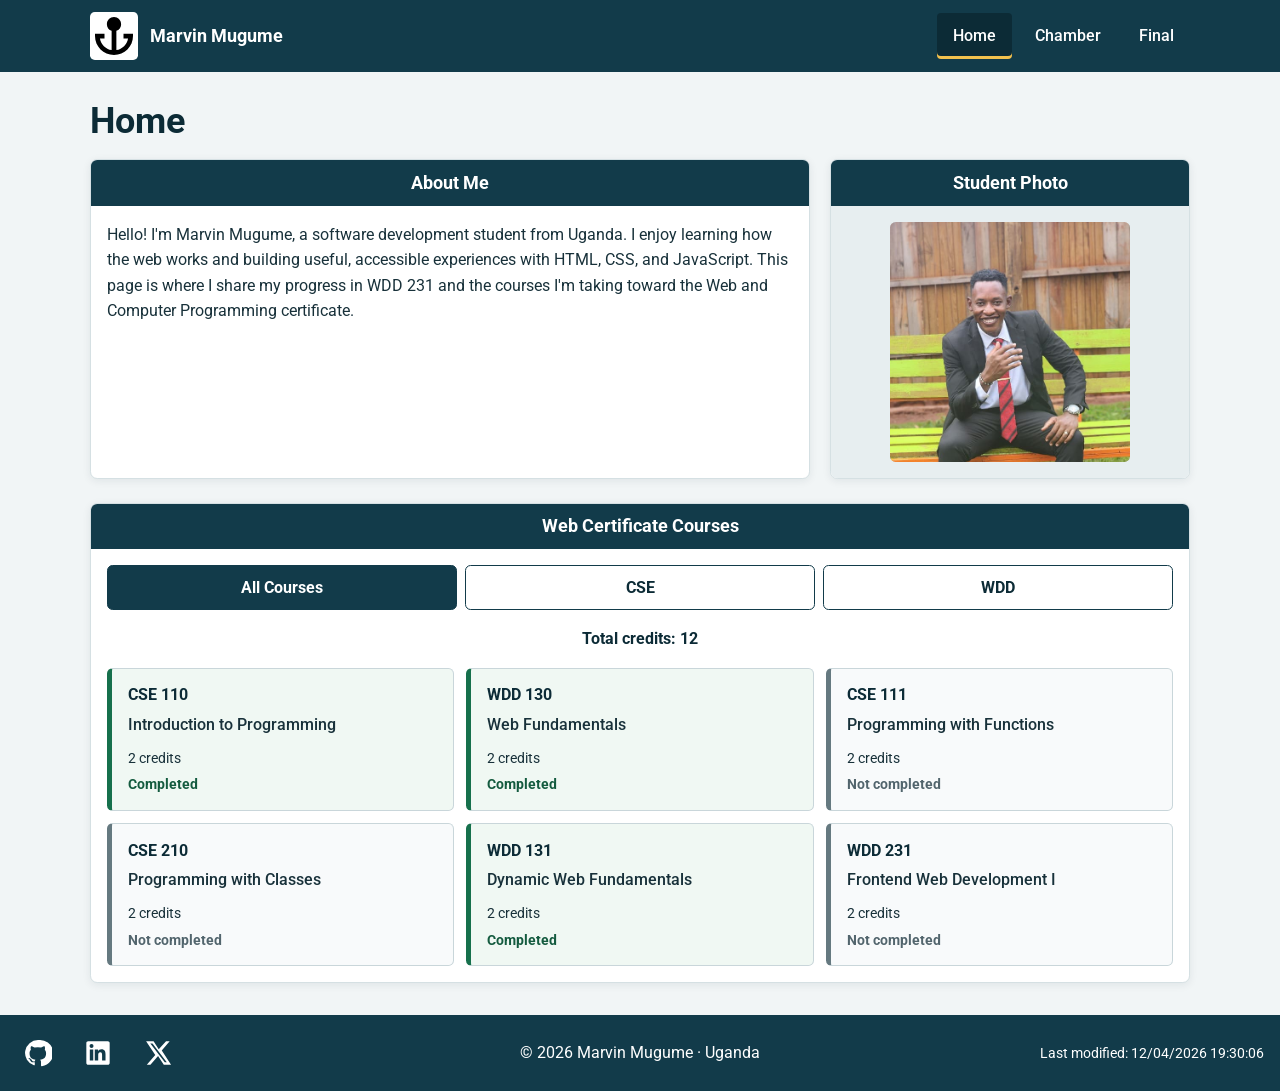
<file: index.html>
<!DOCTYPE html>
<html lang="en">
  <head>
    <meta charset="UTF-8">
    <meta name="viewport" content="width=device-width, initial-scale=1">
    <meta name="author" content="Marvin Mugume">
    <meta name="description" content="Marvin Mugume's WDD 231 course home page, featuring an introduction and the Web and Computer Programming certificate courses.">
    <meta name="theme-color" content="#123b4a">
    <meta property="og:title" content="Marvin Mugume | WDD 231 Course Home Page">
    <meta property="og:description" content="Explore Marvin Mugume's WDD 231 course work, web development projects, and progress toward the Web and Computer Programming certificate.">
    <meta property="og:image" content="https://marvinmugume106-star.github.io/wdd231/images/marvin-mugume.jpeg">
    <meta property="og:url" content="https://marvinmugume106-star.github.io/wdd231/">
    <title>Home | Marvin Mugume</title>

    <link rel="icon" href="images/logo.svg" type="image/svg+xml">
    <link rel="preconnect" href="https://fonts.googleapis.com">
    <link rel="preconnect" href="https://fonts.gstatic.com" crossorigin>
    <link href="https://fonts.googleapis.com/css2?family=Roboto:wght@400;500;700&display=swap" rel="stylesheet">
    <link rel="stylesheet" href="styles/small.css">
    <link rel="stylesheet" href="styles/large.css">
    <script src="scripts/main.js" defer></script>
  </head>
  <body>
    <header class="site-header">
      <a class="site-brand" href="index.html" aria-label="Marvin Mugume home">
        <img src="images/logo.svg" alt="" width="48" height="48">
        <span>Marvin Mugume</span>
      </a>

      <button class="menu-toggle" type="button" aria-expanded="false" aria-controls="primary-nav" aria-label="Open navigation menu">
        <span class="menu-icon" aria-hidden="true"></span>
      </button>

      <nav id="primary-nav" class="primary-nav" aria-label="Primary navigation">
        <ul>
          <li><a href="index.html" aria-current="page">Home</a></li>
          <li><a href="chamber/index.html">Chamber</a></li>
          <li><a href="project/index.html">Final</a></li>
        </ul>
      </nav>
    </header>

    <main>
      <h1>Home</h1>

      <div class="introduction">
        <section class="about-section" aria-labelledby="about-heading">
          <h2 id="about-heading">About Me</h2>
          <div class="section-content">
            <p>
              Hello! I'm Marvin Mugume, a software development student from Uganda. I enjoy
              learning how the web works and building useful, accessible experiences with
              HTML, CSS, and JavaScript. This page is where I share my progress in WDD 231
              and the courses I'm taking toward the Web and Computer Programming certificate.
            </p>
          </div>
        </section>

        <section class="photo-section" aria-labelledby="photo-heading">
          <h2 id="photo-heading">Student Photo</h2>
          <div class="section-content photo-content">
            <img src="images/marvin-mugume.jpeg" alt="Portrait of Marvin Mugume" width="563" height="1000">
          </div>
        </section>
      </div>

      <section class="courses-section" aria-labelledby="courses-heading">
        <h2 id="courses-heading">Web Certificate Courses</h2>
        <div class="section-content">
          <div class="filters" role="group" aria-label="Filter courses by subject">
            <button type="button" class="filter-button active" data-filter="ALL" aria-pressed="true">All Courses</button>
            <button type="button" class="filter-button" data-filter="CSE" aria-pressed="false">CSE</button>
            <button type="button" class="filter-button" data-filter="WDD" aria-pressed="false">WDD</button>
          </div>
          <p id="totalCredits" class="total-credits" aria-live="polite">Total credits: 0</p>
          <div id="courses" class="course-list" aria-live="polite"></div>
        </div>
      </section>
    </main>

    <footer class="site-footer">
      <ul class="social-links" aria-label="Social media">
        <li>
          <a href="https://github.com/marvinmugume106-star/wdd231" target="_blank" rel="noopener noreferrer" aria-label="WDD 231 GitHub repository">
            <svg viewBox="0 0 24 24" aria-hidden="true"><path d="M12 .9a11.1 11.1 0 0 0-3.51 21.63c.56.1.76-.24.76-.54v-2.1c-3.1.67-3.76-1.32-3.76-1.32-.5-1.28-1.23-1.62-1.23-1.62-1.01-.69.08-.68.08-.68 1.12.08 1.71 1.15 1.71 1.15 1 .1.64 2.53 3.1 1.79.1-.72.39-1.22.7-1.5-2.48-.29-5.09-1.24-5.09-5.51 0-1.22.44-2.22 1.15-3-.12-.29-.5-1.42.11-2.96 0 0 .94-.3 3.05 1.15a10.6 10.6 0 0 1 5.55 0c2.12-1.44 3.05-1.15 3.05-1.15.61 1.54.23 2.67.11 2.96.72.78 1.15 1.78 1.15 3 0 4.28-2.61 5.22-5.1 5.5.4.35.75 1.02.75 2.06v3.05c0 .3.2.65.77.54A11.1 11.1 0 0 0 12 .9Z"/></svg>
          </a>
        </li>
        <li>
          <a href="https://www.linkedin.com/in/marvin-mugume-896534444" target="_blank" rel="noopener noreferrer" aria-label="Marvin Mugume on LinkedIn">
            <svg viewBox="0 0 24 24" aria-hidden="true"><path d="M20.45 2H3.55C2.69 2 2 2.68 2 3.52v16.96c0 .84.69 1.52 1.55 1.52h16.9c.86 0 1.55-.68 1.55-1.52V3.52c0-.84-.69-1.52-1.55-1.52ZM7.93 18.45H4.97V9h2.96v9.45ZM6.45 7.71a1.72 1.72 0 1 1 0-3.44 1.72 1.72 0 0 1 0 3.44Zm12 10.74h-2.95v-4.6c0-1.1-.02-2.52-1.54-2.52-1.54 0-1.78 1.2-1.78 2.44v4.68H9.23V9h2.83v1.29h.04c.39-.74 1.36-1.52 2.8-1.52 3 0 3.55 1.97 3.55 4.53v5.15Z"/></svg>
          </a>
        </li>
        <li>
          <a href="https://x.com/" target="_blank" rel="noopener noreferrer" aria-label="X">
            <svg viewBox="0 0 24 24" aria-hidden="true"><path d="M18.9 2H22l-6.78 7.75L23.2 22h-6.25l-4.9-7.46L5.52 22H2.4l7.25-8.29L1.8 2h6.4l4.43 6.78L18.9 2Zm-1.1 18h1.73L7.28 3.9H5.42L17.8 20Z"/></svg>
          </a>
        </li>
      </ul>
      <p class="copyright">© <span id="currentyear"></span> Marvin Mugume · Uganda</p>
      <p class="last-modified">Last modified: <span id="lastModified"></span></p>
    </footer>
  </body>
</html>
</file>
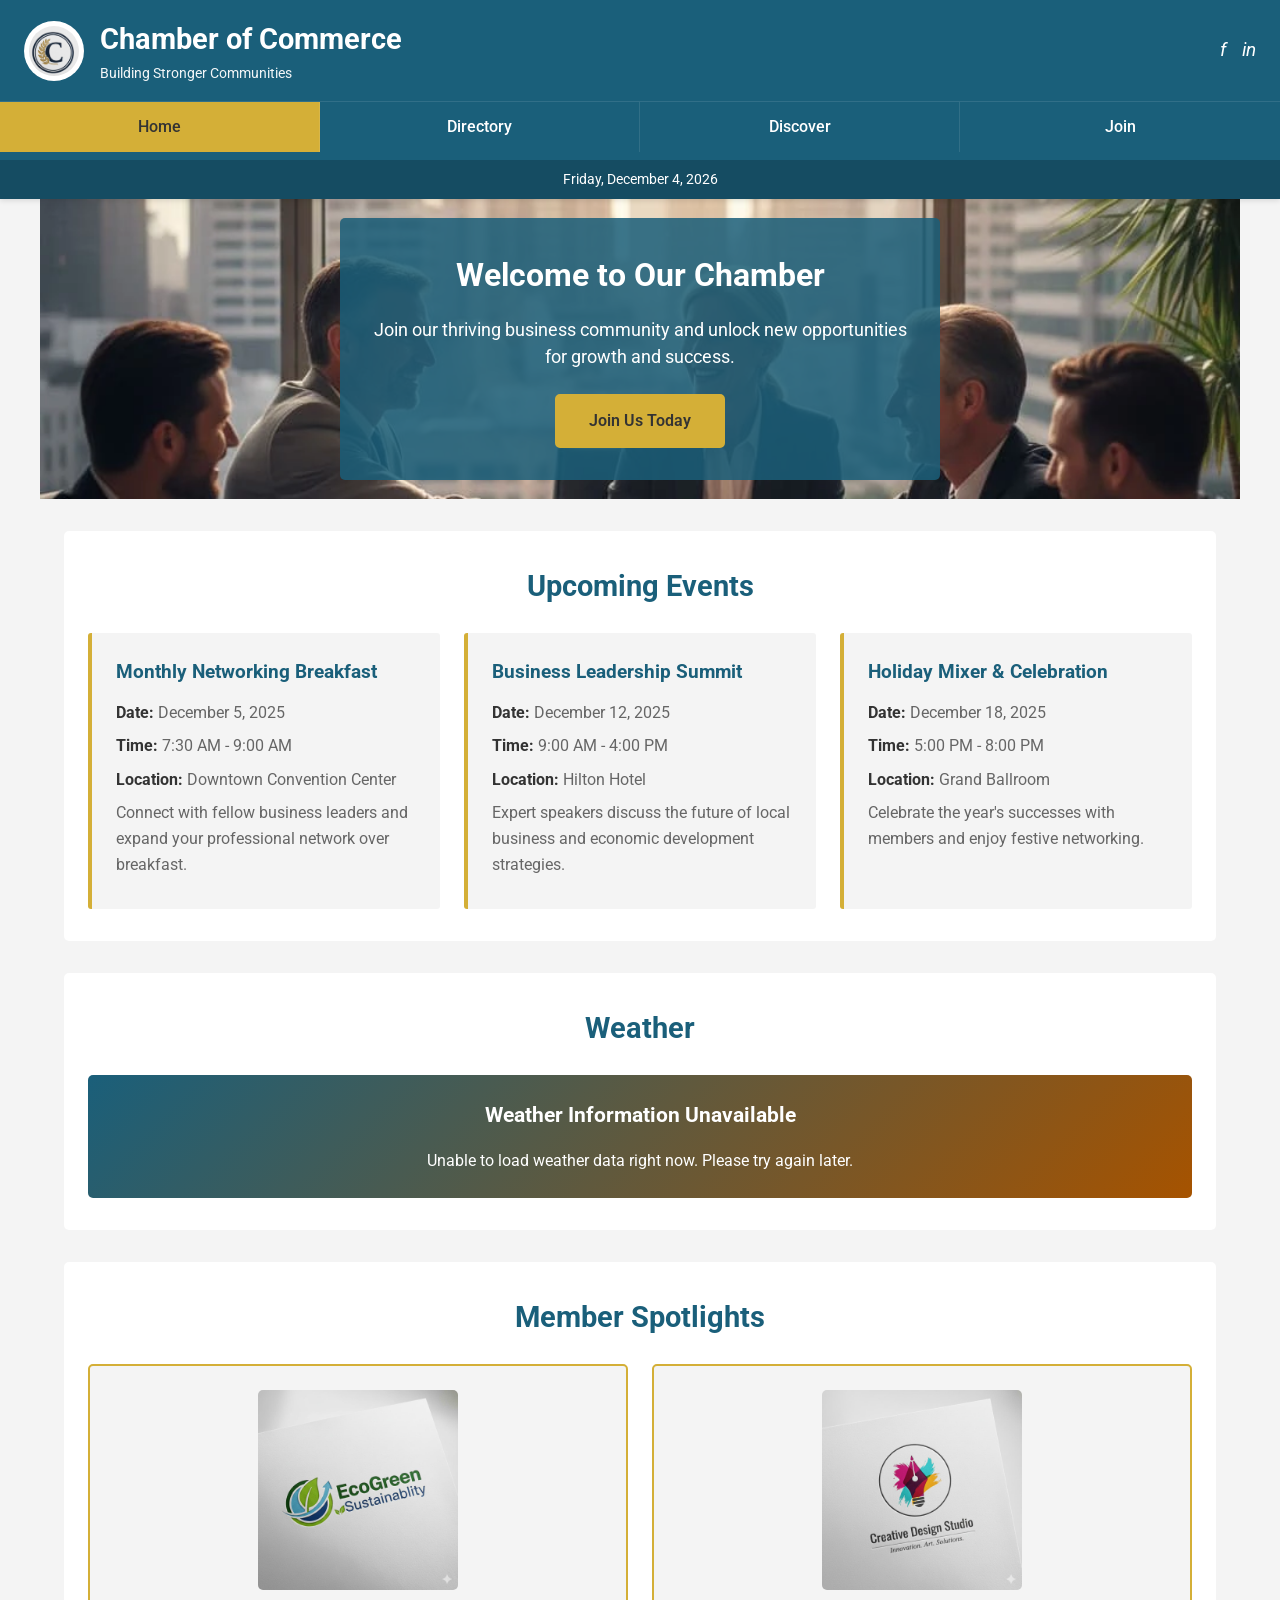
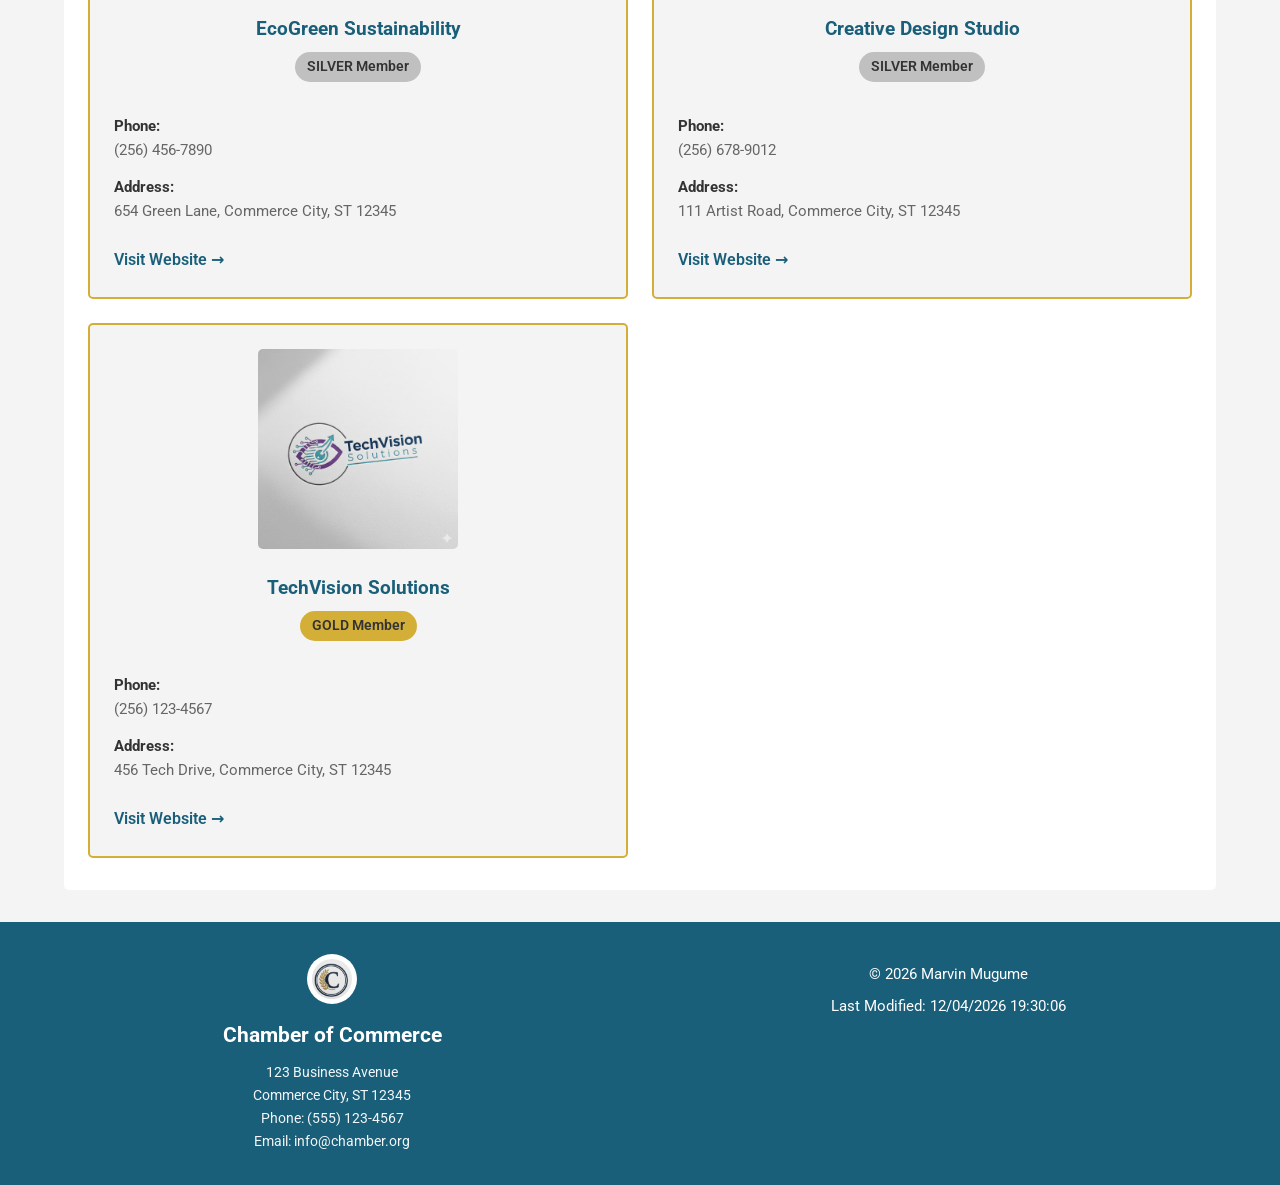
<file: chamber/index.html>
<!DOCTYPE html>
<html lang="en">
<head>
    <meta charset="UTF-8">
    <meta name="viewport" content="width=device-width, initial-scale=1.0">
    <title>Chamber Home - Local Chamber of Commerce</title>
    <meta name="author" content="Marvin Mugume"> 
    <meta name="description" content="Welcome to the Chamber of Commerce - Connect, grow, and succeed with local business community.">
    <link rel="icon" href="images/favicon.svg" type="image/svg+xml">
    
        <link rel="preconnect" href="https://fonts.googleapis.com">
        <link rel="preconnect" href="https://fonts.gstatic.com" crossorigin>
        <link href="https://fonts.googleapis.com/css2?family=Roboto:wght@300;400;700&display=swap" rel="stylesheet">
    <meta property="og:type" content="website">
    <meta property="og:title" content="Commerce City Chamber — Connect, Grow, Succeed">
    <meta property="og:description" content="Join the Commerce City Chamber to connect with local businesses, access resources, and grow your presence through events, networking, and member benefits.">
    
    <meta property="og:image" content="https://marvinmugume106-star.github.io/wdd231/chamber/images/hero.webp">
    <meta property="og:url" content="https://marvinmugume106-star.github.io/wdd231/chamber/index.html">
    <meta name="twitter:card" content="summary_large_image">
    <link rel="canonical" href="https://marvinmugume106-star.github.io/wdd231/chamber/index.html">
    <link rel="stylesheet" href="styles/main.css">
    
    <link rel="stylesheet" href="styles/override.css">
</head>
<body>
    <header>
        <div class="header-container">
            <img src="images/logo.webp" alt="Chamber Logo" class="logo">
            <div class="header-info">
                <p class="brand-name">Chamber of Commerce</p>
                <p class="tagline">Building Stronger Communities</p>
            </div>
            <div class="header-socials">
                <a href="#" title="Facebook"><i>f</i></a>
                <a href="#" title="LinkedIn"><i>in</i></a>
            </div>
        </div>
        <nav>
            <button id="menu-toggle" class="menu-toggle">☰</button>
            <ul id="nav-menu" class="nav-menu">
                <li><a href="index.html" class="active">Home</a></li>
                <li><a href="directory.html">Directory</a></li>
                <li><a href="discover.html">Discover</a></li>
                <li><a href="join.html">Join</a></li>
            </ul>
        </nav>
        <div class="current-date" id="current-date"></div>
    </header>

    <main>
        <!-- Hero Section -->
        <section class="hero">
            <img src="images/hero.webp" alt="Chamber Hero Image" class="hero-image">
            <div class="hero-content">
                <h1>Welcome to Our Chamber</h1>
                <p>Join our thriving business community and unlock new opportunities for growth and success.</p>
                <a href="join.html" class="cta-button">Join Us Today</a>
            </div>
        </section>

        <!-- Events Section -->
        <section class="events">
            <h2>Upcoming Events</h2>
            <div class="events-container">
                <article class="event-card">
                    <h3>Monthly Networking Breakfast</h3>
                    <p><strong>Date:</strong> December 5, 2025</p>
                    <p><strong>Time:</strong> 7:30 AM - 9:00 AM</p>
                    <p><strong>Location:</strong> Downtown Convention Center</p>
                    <p>Connect with fellow business leaders and expand your professional network over breakfast.</p>
                </article>
                <article class="event-card">
                    <h3>Business Leadership Summit</h3>
                    <p><strong>Date:</strong> December 12, 2025</p>
                    <p><strong>Time:</strong> 9:00 AM - 4:00 PM</p>
                    <p><strong>Location:</strong> Hilton Hotel</p>
                    <p>Expert speakers discuss the future of local business and economic development strategies.</p>
                </article>
                <article class="event-card">
                    <h3>Holiday Mixer & Celebration</h3>
                    <p><strong>Date:</strong> December 18, 2025</p>
                    <p><strong>Time:</strong> 5:00 PM - 8:00 PM</p>
                    <p><strong>Location:</strong> Grand Ballroom</p>
                    <p>Celebrate the year's successes with members and enjoy festive networking.</p>
                </article>
            </div>
        </section>

        <!-- Weather Section -->
        <section class="weather">
            <h2>Weather</h2>
            <div id="weather-container" class="weather-container">
                <p class="loading">Loading weather data...</p>
            </div>
        </section>

        
        <section class="spotlights">
            <h2>Member Spotlights</h2>
            <div id="spotlights-container" class="spotlights-container">
                <p class="loading">Loading member spotlights...</p>
            </div>
        </section>
    </main>

    <footer>
        <div class="footer-container">
            <div class="footer-logo">
                <img src="images/logo.webp" alt="Chamber Logo" class="logo-small">
                <h3>Chamber of Commerce</h3>
                <p>123 Business Avenue<br>Commerce City, ST 12345<br>Phone: (555) 123-4567<br>Email: info@chamber.org</p>
            </div>
            <div class="footer-info">
                <p>&copy; <span id="year"></span> Marvin Mugume</p>
                <p>Last Modified: <span id="last-modified"></span></p>
            </div>
        </div>
    </footer>

    <script src="scripts/weather.js" defer></script>
    <script src="scripts/spotlights.js" defer></script>
    <script src="scripts/site.js" defer></script>
</body>
</html>
</file>
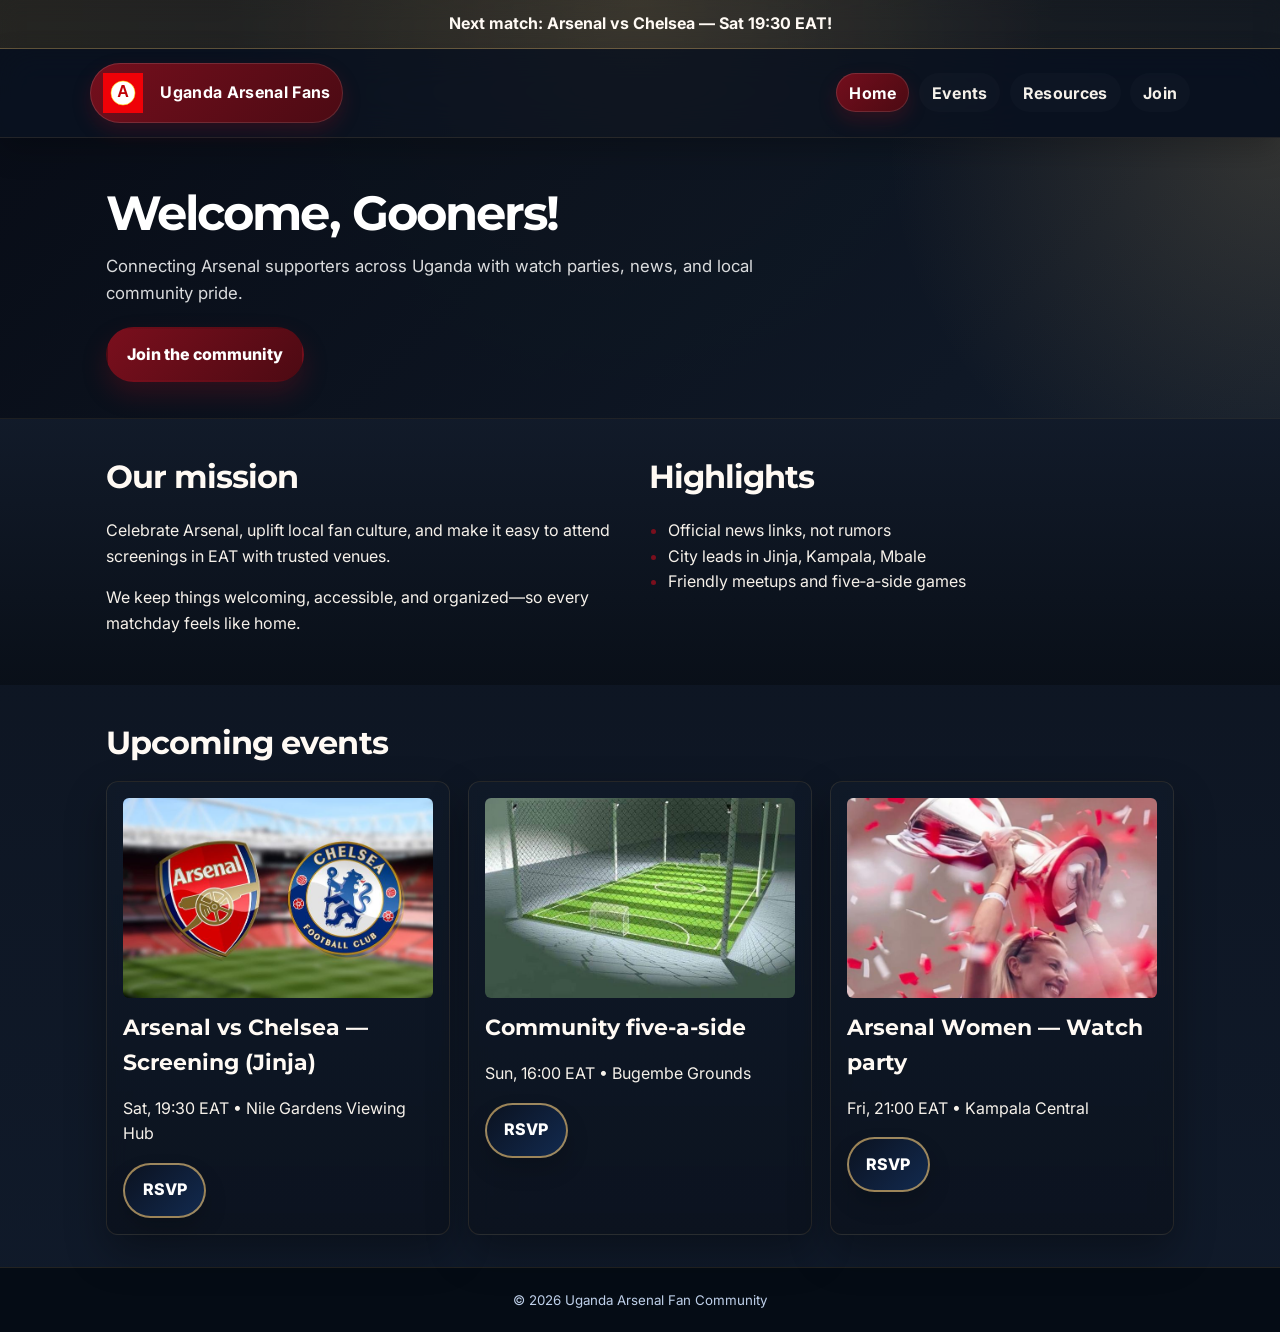
<file: project/index.html>
<!doctype html>
<html lang="en">
<head>
  <meta charset="utf-8" />
  <meta name="viewport" content="width=device-width, initial-scale=1" />
  <meta name="author" content="Marvin Mugume" />
  <meta name="description" content="Join Uganda's premier Arsenal FC supporters community. Connect with fellow Gunners fans for screenings, meetups, and community events." />
  <title>Uganda Arsenal Fan Community — Home</title>
  <link rel="icon" href="images/favicon.svg" type="image/svg+xml" />
  <meta property="og:title" content="Join Uganda's Arsenal Fan Community | Uganda Gunners" />
  <meta property="og:description" content="Connect with Arsenal supporters across Uganda, discover local watch parties, and find trusted fan resources and community events." />
  <meta property="og:image" content="https://marvinmugume106-star.github.io/wdd231/project/images/event1-img1.jpeg" />
  <meta property="og:url" content="https://marvinmugume106-star.github.io/wdd231/project/index.html" />
  <link rel="preconnect" href="https://fonts.googleapis.com" />
  <link rel="preconnect" href="https://fonts.gstatic.com" crossorigin />
  <link href="https://fonts.googleapis.com/css2?family=Inter:wght@400;500;600;700;800&amp;family=Montserrat:wght@600;700;800&amp;display=swap" rel="stylesheet" />
  <link rel="stylesheet" href="styles/normalize.css" />
  <link rel="stylesheet" href="styles/main.css" />
</head>
<body>
  <a class="skip-link" href="#main">Skip to content</a>

  <header class="header" role="banner">
    <div class="container nav">
      <a class="brand" href="index.html">
        <svg width="40" height="40" viewBox="0 0 200 200" xmlns="http://www.w3.org/2000/svg">
          <rect width="200" height="200" fill="#EF0107"/>
          <circle cx="100" cy="100" r="60" fill="white" stroke="gold" stroke-width="3"/>
          <text x="100" y="120" font-size="80" font-weight="bold" text-anchor="middle" fill="#C00006" font-family="Arial">A</text>
        </svg>
        <span>Uganda Arsenal Fans</span>
      </a>
      <button class="hamburger" id="hamburger" aria-label="Toggle navigation menu" aria-expanded="false" aria-controls="nav-menu">
        <span></span>
        <span></span>
        <span></span>
      </button>
      <nav aria-label="Primary" id="nav-menu" class="nav-menu">
        <ul>
          <li><a href="index.html" aria-current="page">Home</a></li>
          <li><a href="events.html">Events</a></li>
          <li><a href="resources.html">Resources</a></li>
          <li><a href="join.html">Join</a></li>
        </ul>
      </nav>
    </div>
  </header>

  <main id="main">
    <section class="hero">
      <div class="container">
        <h1>Welcome, Gooners!</h1>
        <p>Connecting Arsenal supporters across Uganda with watch parties, news, and local community pride.</p>
        <a class="cta" href="join.html">Join the community</a>
      </div>
    </section>

    <section class="section soft">
      <div class="container grid cols-2">
        <div>
          <h2>Our mission</h2>
          <p>Celebrate Arsenal, uplift local fan culture, and make it easy to attend screenings in EAT with trusted venues.</p>
          <p>We keep things welcoming, accessible, and organized—so every matchday feels like home.</p>
        </div>
        <div>
          <h2>Highlights</h2>
          <ul class="bullets">
            <li>Official news links, not rumors</li>
            <li>City leads in Jinja, Kampala, Mbale</li>
            <li>Friendly meetups and five‑a‑side games</li>
          </ul>
        </div>
      </div>
    </section>

    <section class="section">
      <div class="container">
        <h2>Upcoming events</h2>
        <div class="grid cards-3">
          <article class="card">
            <h3>Arsenal vs Chelsea — Screening (Jinja)</h3>
            <p>Sat, 19:30 EAT • Nile Gardens Viewing Hub</p>
            <a class="btn" href="events.html">RSVP</a>
          </article>
          <article class="card">
            <h3>Community five‑a‑side</h3>
            <p>Sun, 16:00 EAT • Bugembe Grounds</p>
            <a class="btn" href="events.html">RSVP</a>
          </article>
          <article class="card">
            <h3>Arsenal Women — Watch party</h3>
            <p>Fri, 21:00 EAT • Kampala Central</p>
            <a class="btn" href="events.html">RSVP</a>
          </article>
        </div>
      </div>
    </section>
  </main>

  <footer class="footer" role="contentinfo">
    <div class="container">
      <small>© 2026 Uganda Arsenal Fan Community</small>
    </div>
  </footer>
  <script type="module" src="scripts/menu.js"></script>
  <script src="scripts/home.js" defer></script>
</body>
</html>
</file>
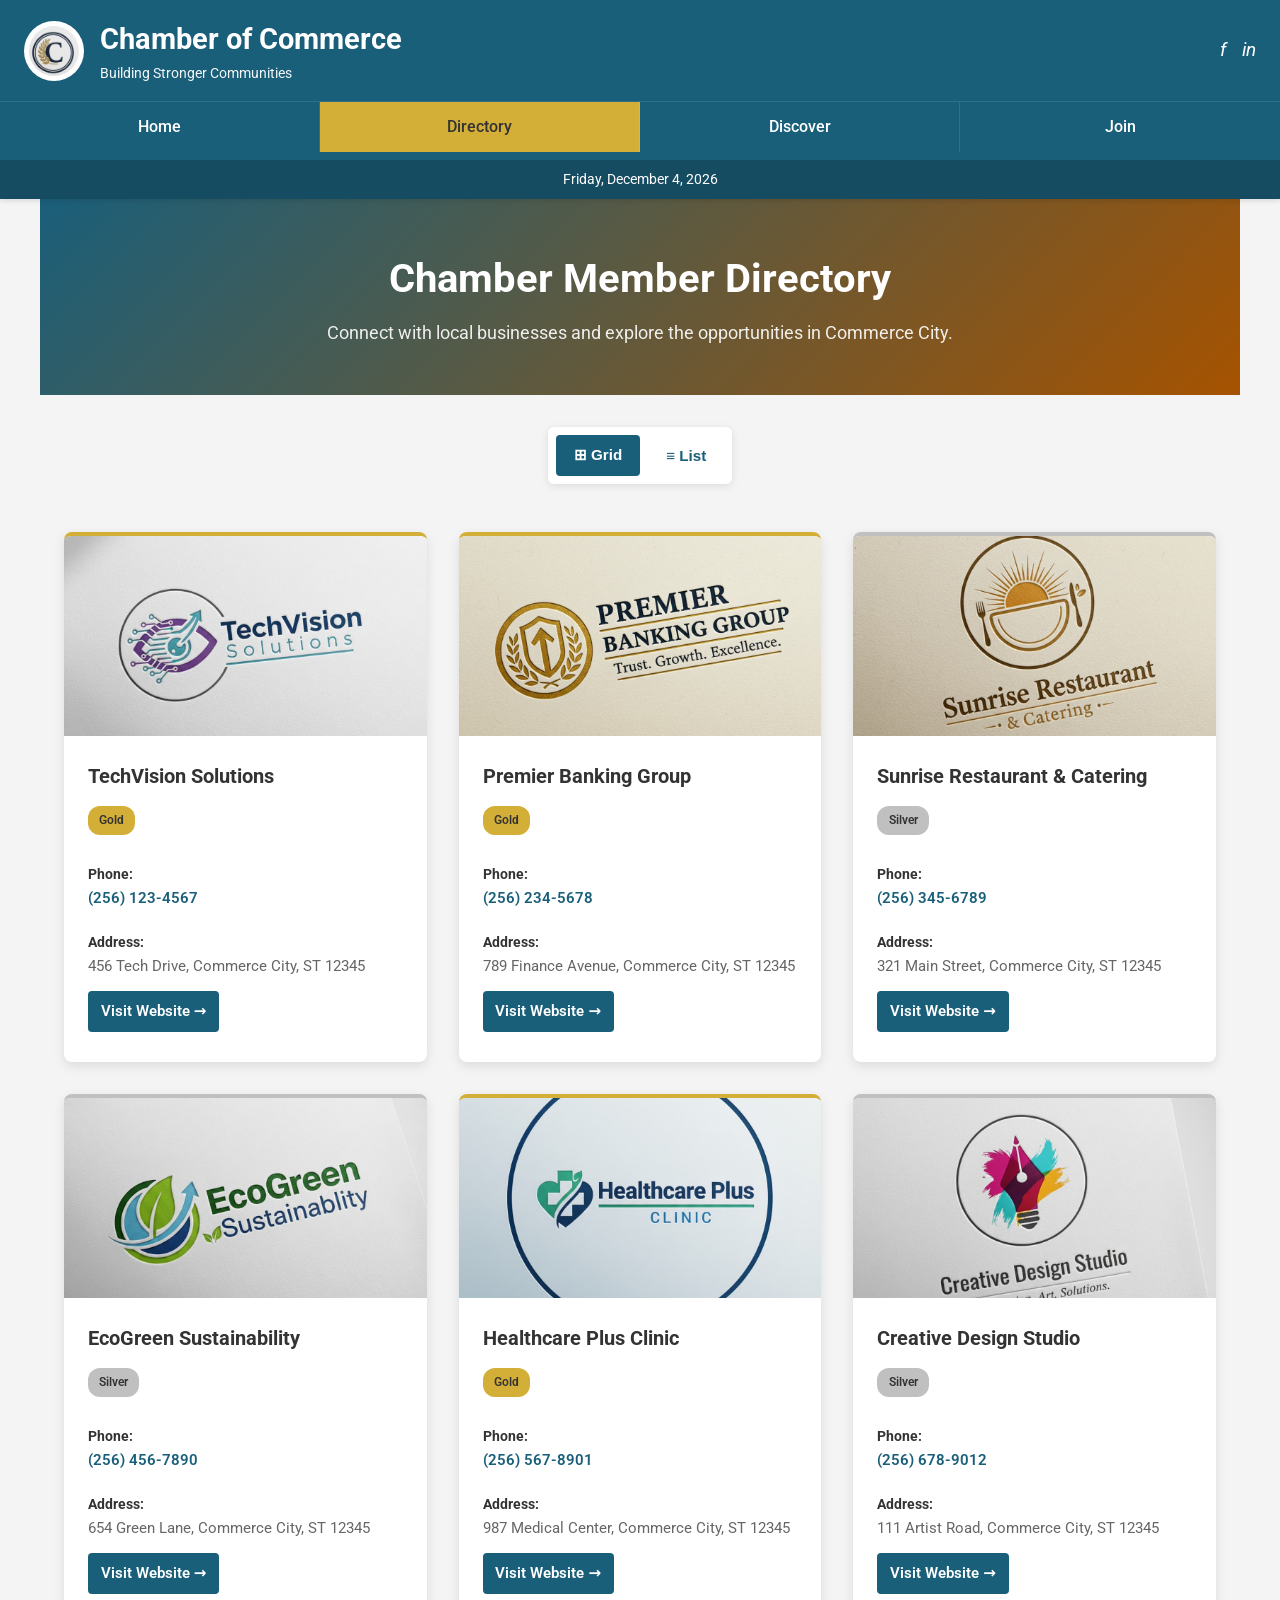
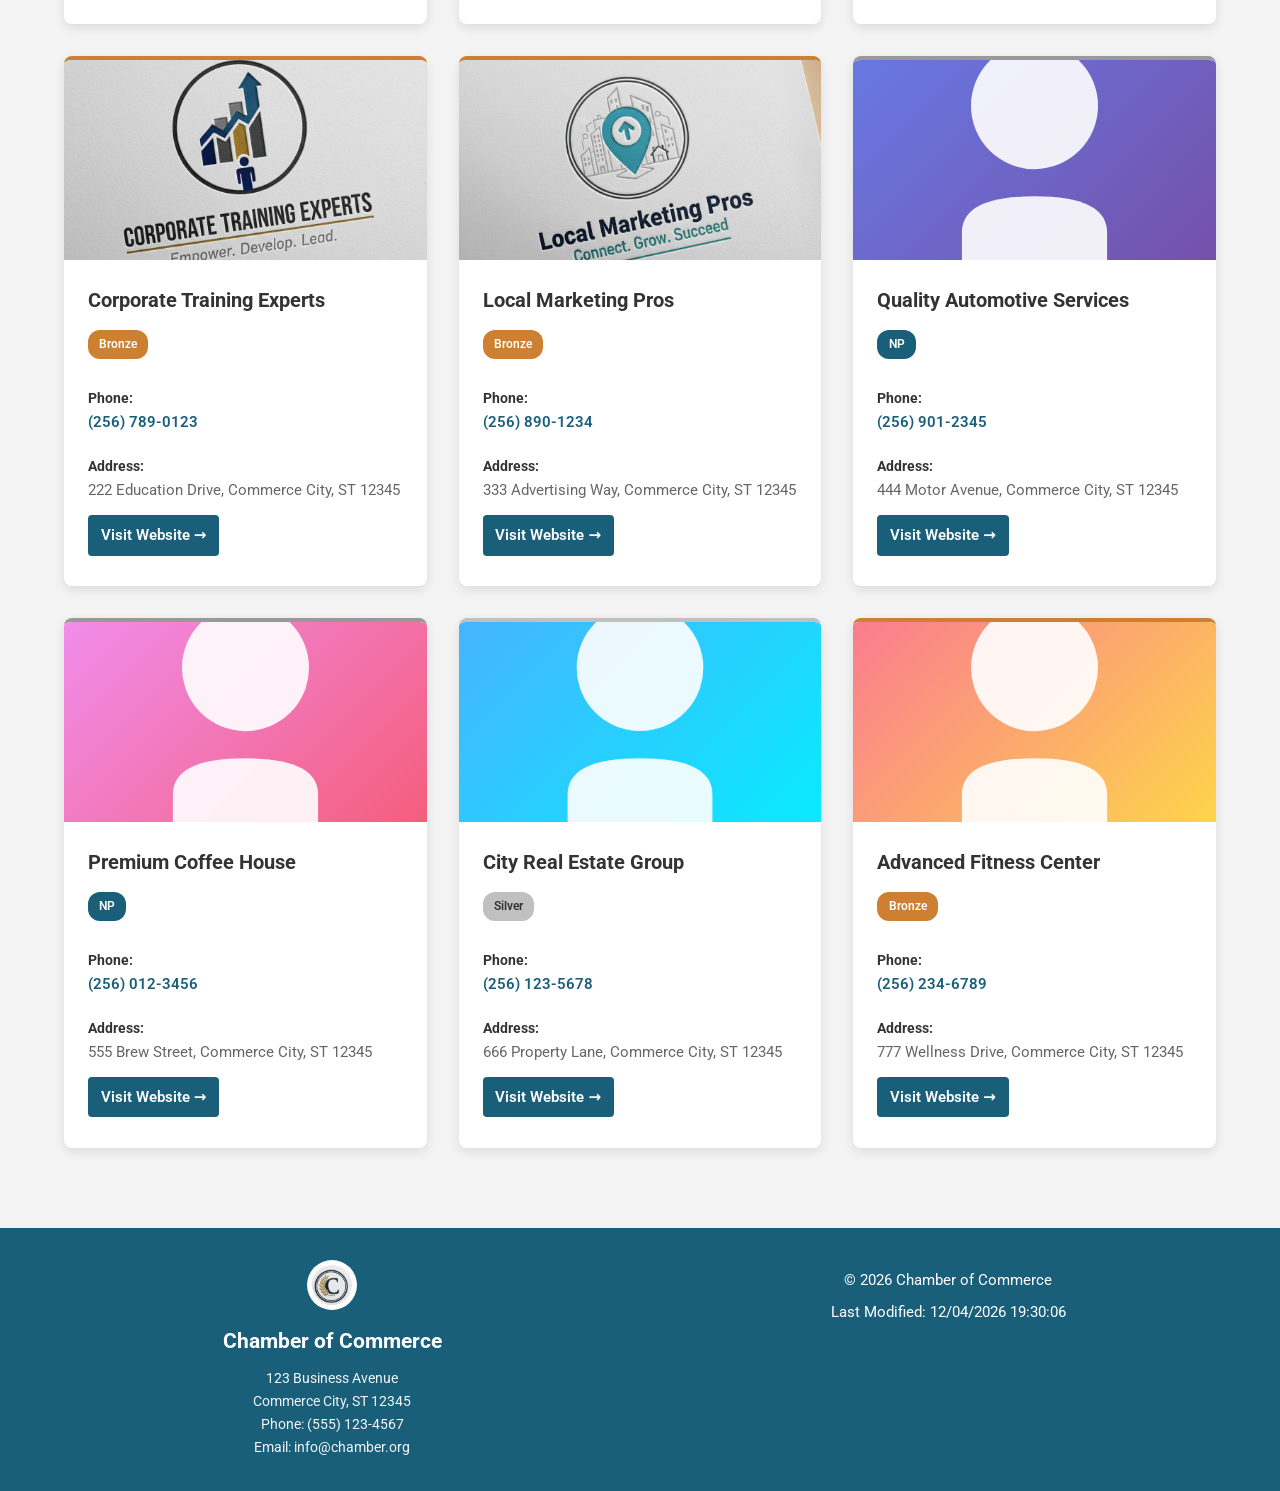
<file: chamber/directory.html>
<!DOCTYPE html>
<html lang="en">
<head>
  <meta charset="utf-8">
  <meta name="viewport" content="width=device-width,initial-scale=1">
  <title>Directory — Chamber Member Directory</title>
  <meta name="author" content="Marvin Mugume">
  <meta name="description" content="Browse the Commerce City Chamber member directory. View businesses by membership level (Gold, Silver, Bronze, NP) and filter by grid or list view.">
  
  <link rel="preconnect" href="https://fonts.googleapis.com">
  <link rel="preconnect" href="https://fonts.gstatic.com" crossorigin>
  <link href="https://fonts.googleapis.com/css2?family=Roboto:wght@300;400;700&display=swap" rel="stylesheet">
  
  <link rel="icon" href="images/favicon.svg" type="image/svg+xml">
  
  <meta property="og:type" content="website">
  <meta property="og:title" content="Chamber Member Directory — Browse Local Businesses">
  <meta property="og:description" content="Browse the Commerce City Chamber member directory. View businesses by membership level and connect with local enterprises.">
  <meta property="og:image" content="https://marvinmugume106-star.github.io/wdd231/chamber/images/hero.jpg">
  <meta property="og:url" content="https://marvinmugume106-star.github.io/wdd231/chamber/directory.html">
  <meta name="twitter:card" content="summary_large_image">
  <link rel="canonical" href="https://marvinmugume106-star.github.io/wdd231/chamber/directory.html">
  
  <link rel="stylesheet" href="styles/main.css">
  <link rel="stylesheet" href="styles/override.css">
</head>
<body>
  <header>
    <div class="header-container">
      <img src="images/logo.webp" alt="Chamber Logo" class="logo">
      <div class="header-info">
        <h1>Chamber of Commerce</h1>
        <p class="tagline">Building Stronger Communities</p>
      </div>
      <div class="header-socials">
        <a href="#" title="Facebook"><i>f</i></a>
        <a href="#" title="LinkedIn"><i>in</i></a>
      </div>
    </div>
    <nav>
      <button id="menu-toggle" class="menu-toggle">☰</button>
      <ul id="nav-menu" class="nav-menu">
        <li><a href="index.html">Home</a></li>
        <li><a href="directory.html" class="active">Directory</a></li>
        <li><a href="discover.html">Discover</a></li>
        <li><a href="join.html">Join</a></li>
      </ul>
    </nav>
    <div class="current-date" id="current-date"></div>
  </header>

  <main class="directory-page">
    <section class="directory-hero">
      <h2>Chamber Member Directory</h2>
      <p>Connect with local businesses and explore the opportunities in Commerce City.</p>
    </section>

    <section class="directory-controls">
      <div class="view-toggle">
        <button id="grid-view-btn" class="view-btn active" title="Switch to grid view">
          <span>⊞ Grid</span>
        </button>
        <button id="list-view-btn" class="view-btn" title="Switch to list view">
          <span>≡ List</span>
        </button>
      </div>
    </section>

    <section class="directory-container">
      <div id="members-container" class="members-grid">
        <p class="loading">Loading members...</p>
      </div>
    </section>
  </main>

  <footer>
    <div class="footer-container">
      <div class="footer-logo">
        <img src="images/logo.webp" alt="Chamber Logo" class="logo-small">
        <h3>Chamber of Commerce</h3>
        <p>123 Business Avenue<br>Commerce City, ST 12345<br>Phone: (555) 123-4567<br>Email: info@chamber.org</p>
      </div>
      <div class="footer-info">
        <p>&copy; <span id="year"></span> Chamber of Commerce</p>
        <p>Last Modified: <span id="last-modified"></span></p>
      </div>
    </div>
  </footer>

  <script src="scripts/directory.js" defer></script>
  <script src="scripts/site.js" defer></script>
</body>
</html>
</file>
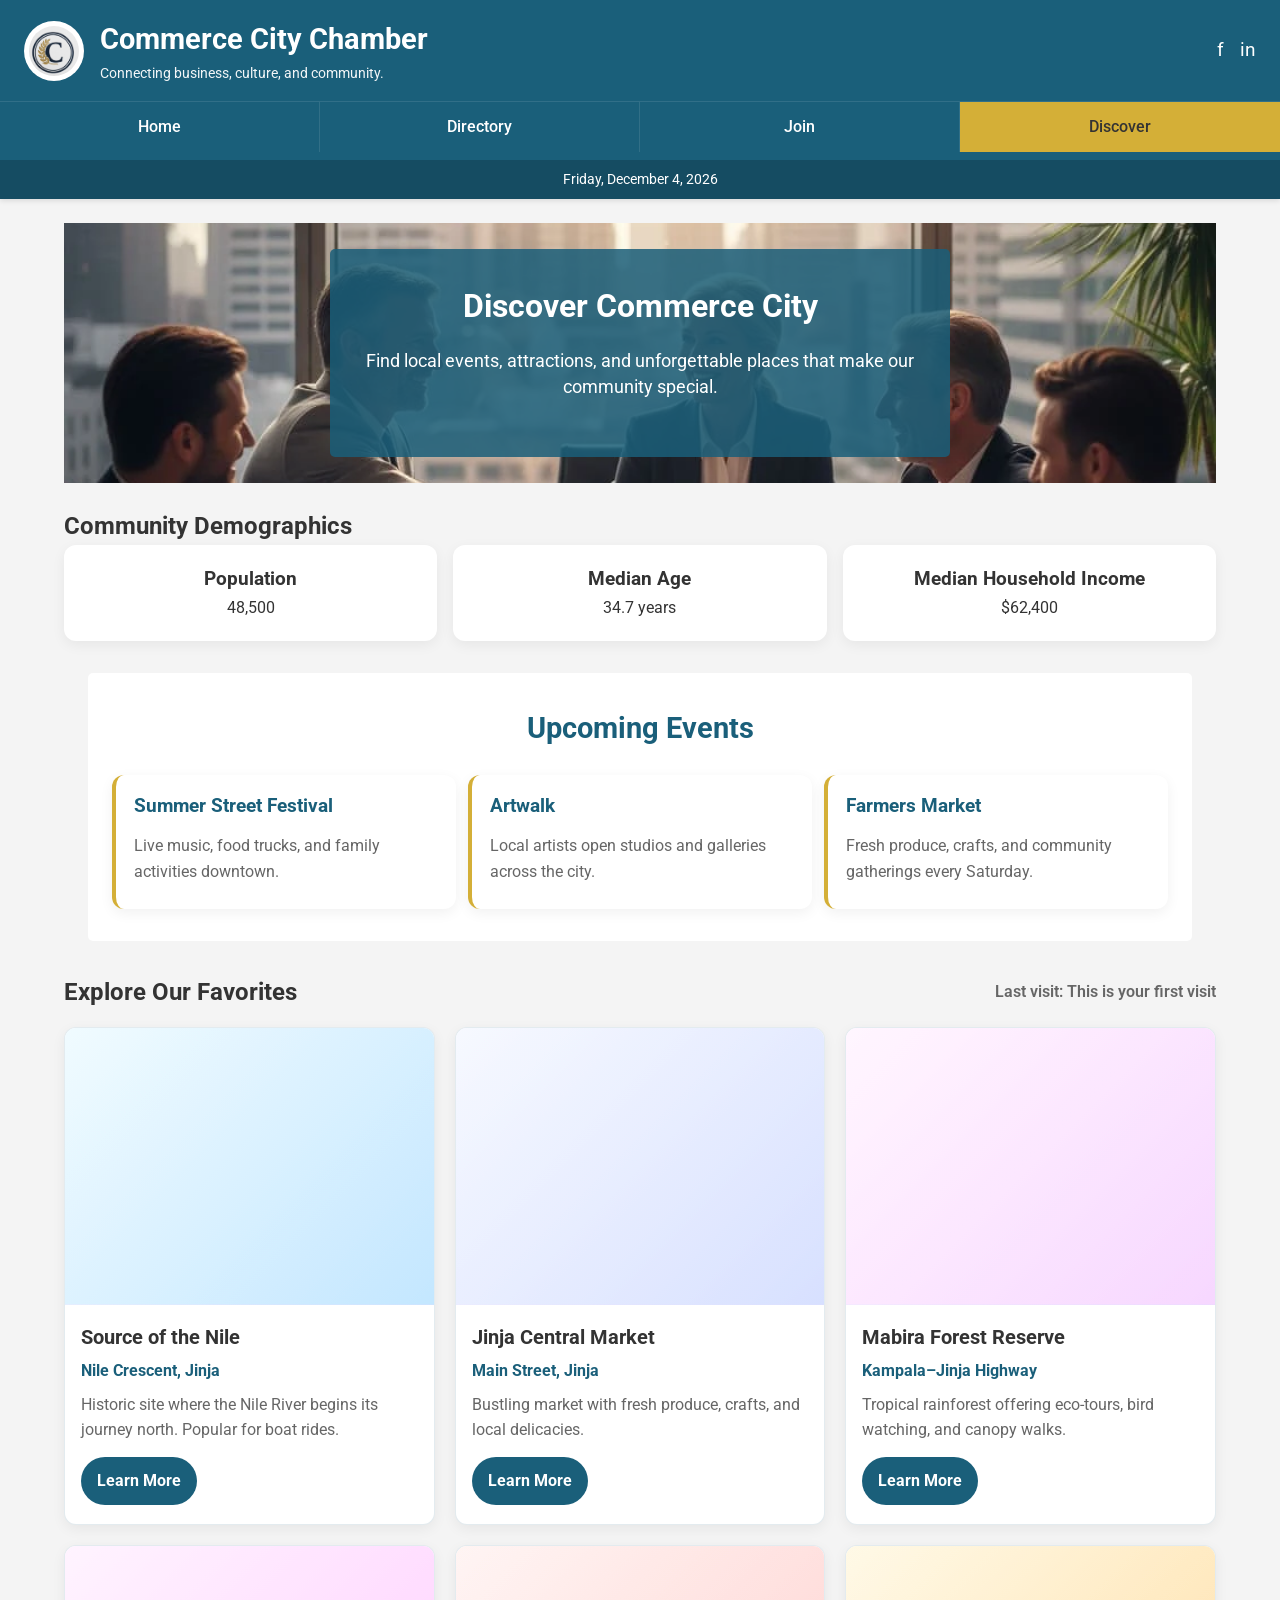
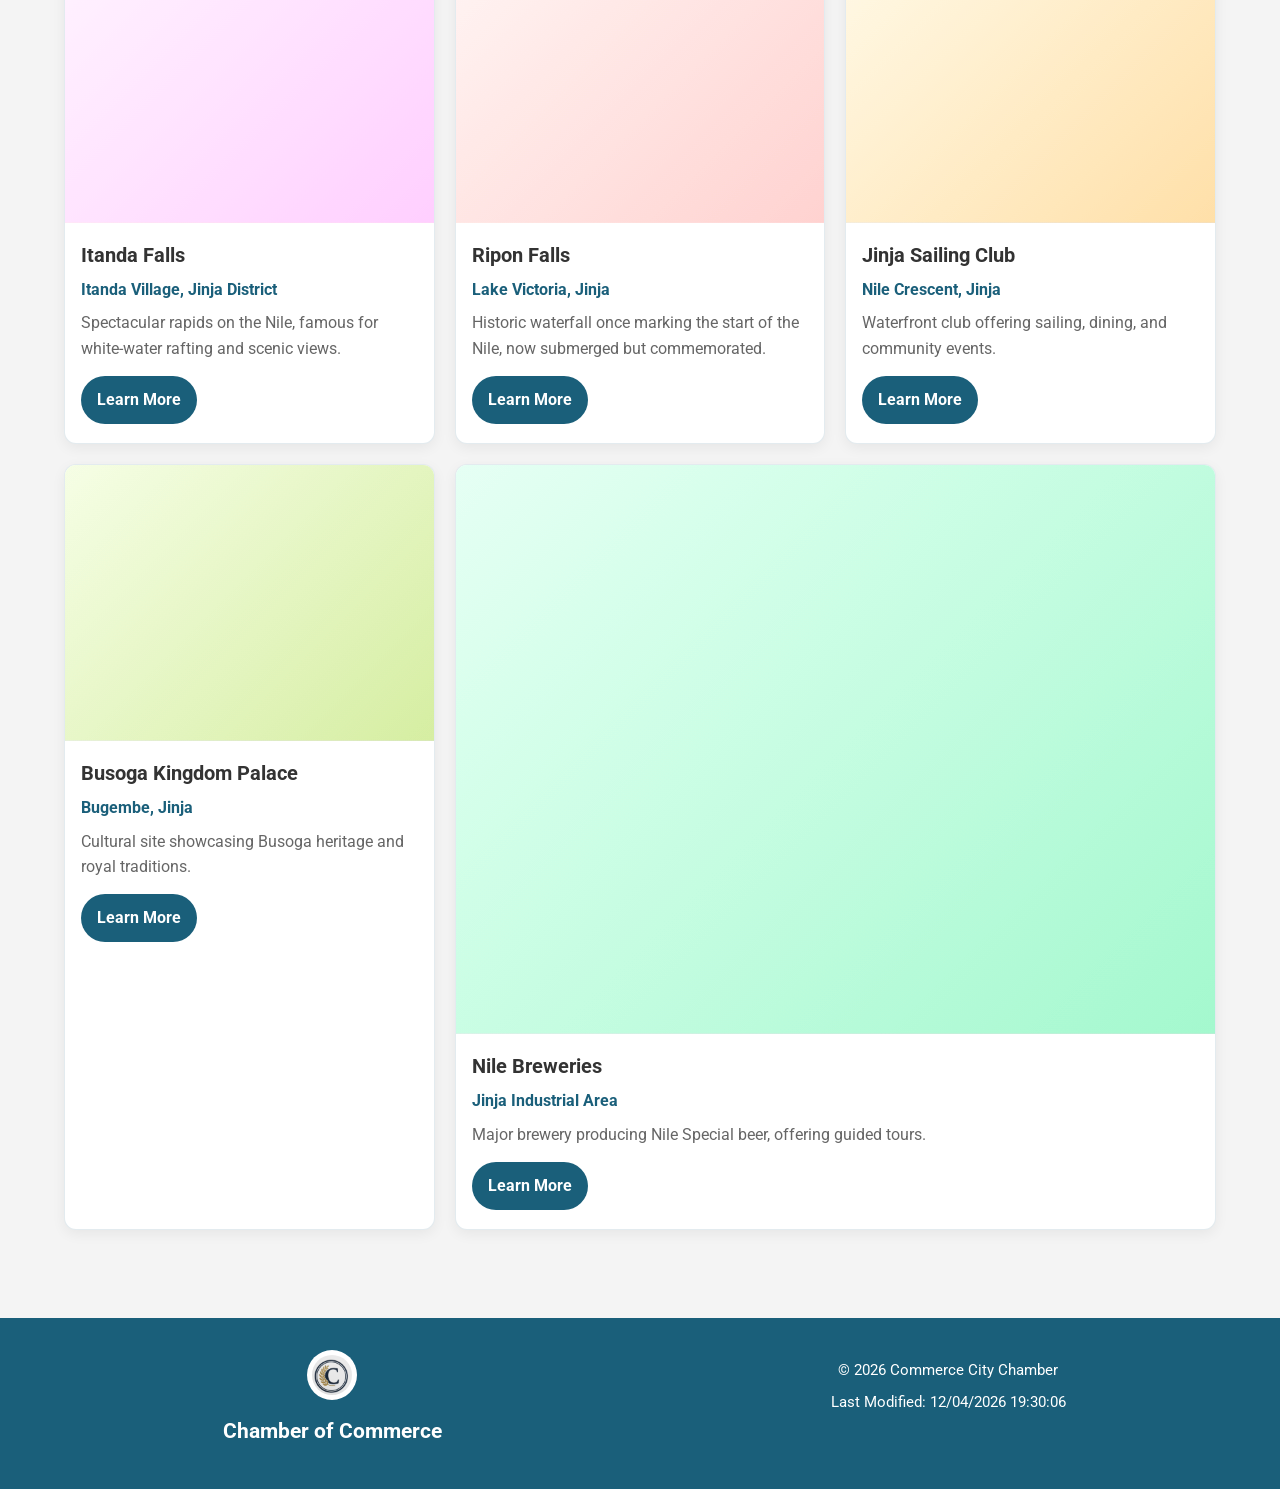
<file: chamber/discover.html>
<!DOCTYPE html>
<html lang="en">
  <head>
    <meta charset="utf-8">
    <meta name="viewport" content="width=device-width, initial-scale=1">
    <title>Discover | Commerce City Chamber</title>
    <meta name="author" content="Marvin Mugume">
    <meta name="description" content="Discover Commerce City: local attractions, community events, and destinations that make our chamber area memorable.">
    <link rel="icon" href="images/favicon.svg" type="image/svg+xml">

    <meta property="og:type" content="website">
    <meta property="og:title" content="Discover Commerce City">
    <meta property="og:description" content="Explore local attractions, community highlights, and memorable destinations around Commerce City.">
    <meta property="og:image" content="https://marvinmugume106-star.github.io/wdd231/chamber/images/hero.webp">
    <meta property="og:url" content="https://marvinmugume106-star.github.io/wdd231/chamber/discover.html">
    <meta name="twitter:card" content="summary_large_image">
    <link rel="canonical" href="https://marvinmugume106-star.github.io/wdd231/chamber/discover.html">

    <link rel="preconnect" href="https://fonts.googleapis.com">
    <link rel="preconnect" href="https://fonts.gstatic.com" crossorigin>
    <link href="https://fonts.googleapis.com/css2?family=Roboto:wght@300;400;700&display=swap" rel="stylesheet">
    <link rel="stylesheet" href="styles/main.css">
    <link rel="stylesheet" href="styles/override.css">
  </head>

  <body>
    <header>
      <div class="header-container">
        <img src="images/logo.webp" alt="Chamber Logo" class="logo">
        <div class="header-info">
          <h1>Commerce City Chamber</h1>
          <p class="tagline">Connecting business, culture, and community.</p>
        </div>
        <div class="header-socials">
          <a href="#" aria-label="Facebook">f</a>
          <a href="#" aria-label="LinkedIn">in</a>
        </div>
      </div>

      <nav>
        <button id="menu-toggle" class="menu-toggle" aria-label="Toggle navigation menu">☰</button>
        <ul id="nav-menu" class="nav-menu">
          <li><a href="index.html">Home</a></li>
          <li><a href="directory.html">Directory</a></li>
          <li><a href="join.html">Join</a></li>
          <li><a href="discover.html" class="active">Discover</a></li>
        </ul>
      </nav>
      <div class="current-date" id="current-date"></div>
    </header>

    <main class="discover-page">
      <section class="hero discover-hero">
        <img src="images/hero.webp" alt="A scenic city skyline" class="hero-image">
        <div class="hero-content">
          <h1>Discover Commerce City</h1>
          <p>Find local events, attractions, and unforgettable places that make our community special.</p>
        </div>
      </section>

      <section class="demographics">
        <h2>Community Demographics</h2>
        <div class="demographics-grid">
          <div class="stat">
            <h3>Population</h3>
            <p>48,500</p>
          </div>
          <div class="stat">
            <h3>Median Age</h3>
            <p>34.7 years</p>
          </div>
          <div class="stat">
            <h3>Median Household Income</h3>
            <p>$62,400</p>
          </div>
        </div>
      </section>

      <section class="events">
        <h2>Upcoming Events</h2>
        <div class="events-list">
          <article class="event-card">
            <h3>Summer Street Festival</h3>
            <p>Live music, food trucks, and family activities downtown.</p>
          </article>
          <article class="event-card">
            <h3>Artwalk</h3>
            <p>Local artists open studios and galleries across the city.</p>
          </article>
          <article class="event-card">
            <h3>Farmers Market</h3>
            <p>Fresh produce, crafts, and community gatherings every Saturday.</p>
          </article>
        </div>
      </section>

      <section class="discover-showcase">
        <div class="section-heading">
          <h2>Explore Our Favorites</h2>
          <p class="visit-info">Last visit: <span id="last-visit">First time here</span></p>
        </div>
        <div id="discovery-grid" class="discovery-grid" aria-live="polite"></div>
      </section>
    </main>

    <footer>
      <div class="footer-container">
        <div class="footer-logo">
          <img src="images/logo.webp" alt="Chamber Logo" class="logo-small">
          <h3>Chamber of Commerce</h3>
        </div>
        <div class="footer-info">
          <p>&copy; <span id="year"></span> Commerce City Chamber</p>
          <p>Last Modified: <span id="last-modified"></span></p>
        </div>
      </div>
    </footer>

    <script src="scripts/site.js" defer></script>
    <script src="scripts/discover.js" defer></script>
  </body>
</html>
</file>
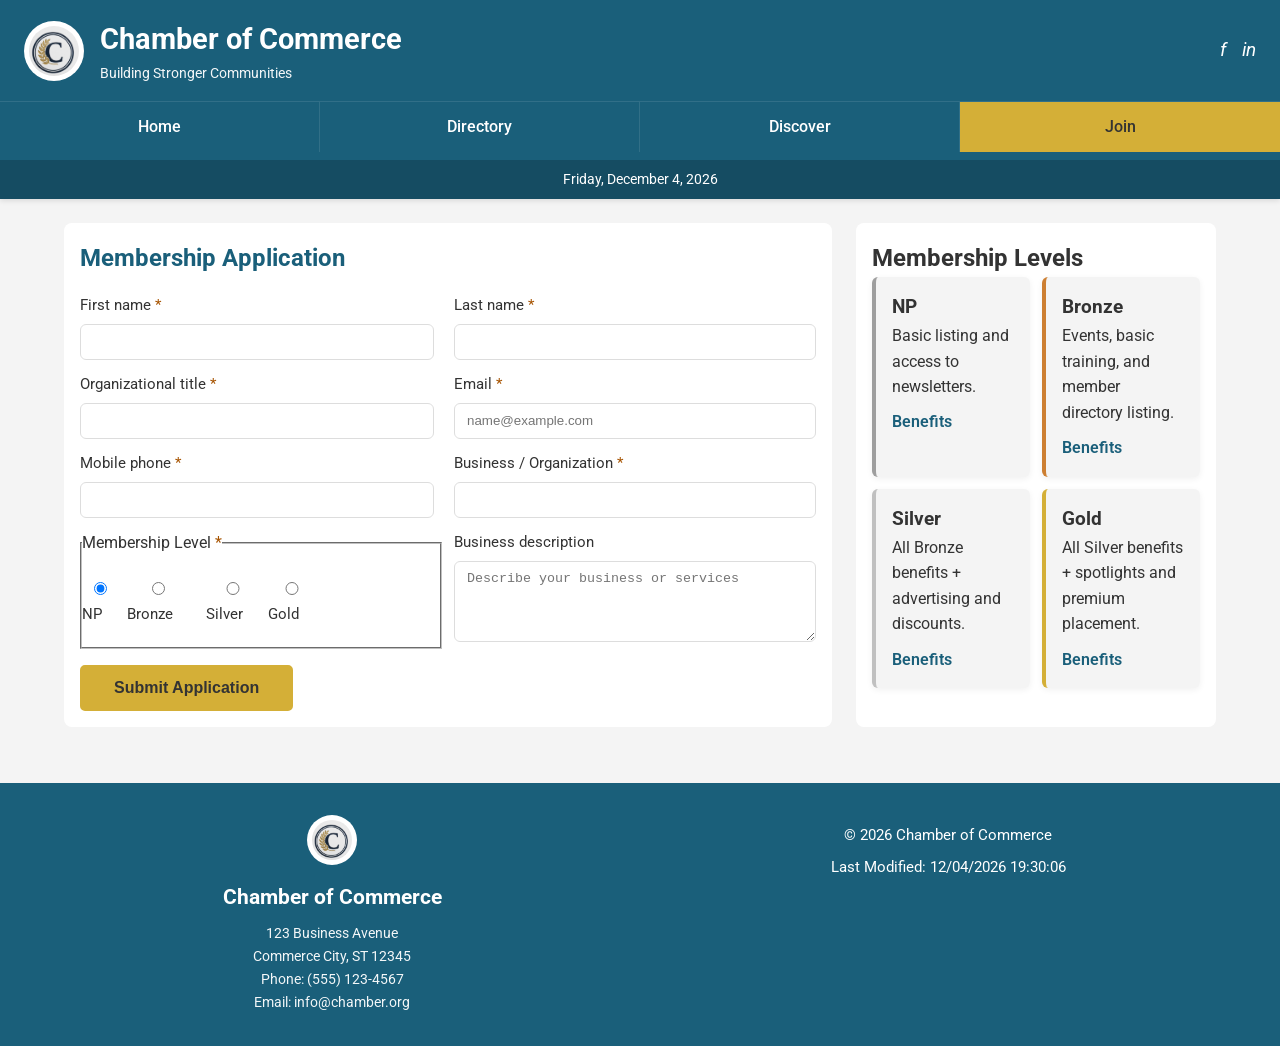
<file: chamber/join.html>
<!DOCTYPE html>
<html lang="en">
<head>
  <meta charset="utf-8">
  <meta name="viewport" content="width=device-width,initial-scale=1">
  <title>Join — Chamber Membership</title>
  <meta name="author"  content="Marvin Mugume">
  <meta name="description" content="Apply to join the Commerce City Chamber — select your membership level and submit your application.">

    <link rel="preconnect" href="https://fonts.googleapis.com">
    <link rel="preconnect" href="https://fonts.gstatic.com" crossorigin>
    <link href="https://fonts.googleapis.com/css2?family=Roboto:wght@300;400;700&display=swap" rel="stylesheet">
  <link rel="icon" href="images/favicon.svg" type="image/svg+xml">
  <meta property="og:type" content="website">
  <meta property="og:title" content="Join the Commerce City Chamber — Membership Application">
  <meta property="og:description" content="Join the Commerce City Chamber and choose a membership level for your business, with benefits including events, advertising, and member spotlights.">
  <meta property="og:image" content="https://marvinmugume106-star.github.io/wdd231/chamber/images/hero.webp">
  <meta property="og:url" content="https://marvinmugume106-star.github.io/wdd231/chamber/join.html">
  <link rel="stylesheet" href="styles/main.css">
  <link rel="stylesheet" href="styles/override.css">
</head>
<body>
  <header>
    <div class="header-container">
      <img src="images/logo.webp" alt="Chamber Logo" class="logo">
      <div class="header-info">
        <p class="brand-name">Chamber of Commerce</p>
        <p class="tagline">Building Stronger Communities</p>
      </div>
      <div class="header-socials">
        <a href="#" title="Facebook"><i>f</i></a>
        <a href="#" title="LinkedIn"><i>in</i></a>
      </div>
    </div>
    <nav>
      <button id="menu-toggle" class="menu-toggle">☰</button>
      <ul id="nav-menu" class="nav-menu">
        <li><a href="index.html">Home</a></li>
        <li><a href="directory.html">Directory</a></li>
        <li><a href="discover.html">Discover</a></li>
        <li><a href="join.html" class="active">Join</a></li>
      </ul>
    </nav>
    <div class="current-date" id="current-date"></div>
  </header>

  <main class="join-page">
    <section class="join-form-section">
      <h1>Membership Application</h1>
      <form id="join-form" action="thankyou.html" method="get" novalidate>
        <div class="form-grid">
          <label for="first">First name<span class="required">*</span>
            <input id="first" name="first" type="text" autocomplete="given-name" title="Enter your first name" required>
          </label>

          <label for="last">Last name<span class="required">*</span>
            <input id="last" name="last" type="text" autocomplete="family-name" title="Enter your last name" required>
          </label>

          <label for="title">Organizational title<span class="required">*</span>
            <input id="title" name="title" type="text" autocomplete="organization-title" pattern="[A-Za-z\s-]{7,}" title="Only letters, spaces and hyphens. Minimum 7 characters." required>
          </label>

          <label for="email">Email<span class="required">*</span>
            <input id="email" name="email" type="email" autocomplete="email" title="Enter your email address" placeholder="name@example.com" required>
          </label>

          <label for="mobile">Mobile phone<span class="required">*</span>
            <input id="mobile" name="mobile" type="tel" autocomplete="tel" title="Enter your mobile phone number" required>
          </label>

          <label for="business">Business / Organization<span class="required">*</span>
            <input id="business" name="business" type="text" autocomplete="organization" title="Enter your business or organization name" required>
          </label>

          <fieldset class="membership-level">
            <legend>Membership Level<span class="required">*</span></legend>
            <label><input type="radio" name="level" value="np" checked> NP</label>
            <label><input type="radio" name="level" value="bronze"> Bronze</label>
            <label><input type="radio" name="level" value="silver"> Silver</label>
            <label><input type="radio" name="level" value="gold"> Gold</label>
          </fieldset>

          <label for="description">Business description
            <textarea id="description" name="description" rows="4" title="Brief description of your organization" placeholder="Describe your business or services"></textarea>
          </label>

          <input type="hidden" id="timestamp" name="timestamp" value="">
        </div>

        <div class="form-actions">
          <button type="submit" class="cta-button">Submit Application</button>
        </div>
      </form>
    </section>

    <aside class="membership-cards">
      <h2>Membership Levels</h2>
      <div class="cards">
        <article class="card np" data-level="np">
          <h3>NP</h3>
          <p>Basic listing and access to newsletters.</p>
          <a href="#" class="details-link" data-level="np">Benefits</a>
        </article>

        <article class="card bronze" data-level="bronze">
          <h3>Bronze</h3>
          <p>Events, basic training, and member directory listing.</p>
          <a href="#" class="details-link" data-level="bronze">Benefits</a>
        </article>

        <article class="card silver" data-level="silver">
          <h3>Silver</h3>
          <p>All Bronze benefits + advertising and discounts.</p>
          <a href="#" class="details-link" data-level="silver">Benefits</a>
        </article>

        <article class="card gold" data-level="gold">
          <h3>Gold</h3>
          <p>All Silver benefits + spotlights and premium placement.</p>
          <a href="#" class="details-link" data-level="gold">Benefits</a>
        </article>
      </div>
    </aside>
  </main>

  <!-- Modals container -->
  <div id="modal" class="modal" aria-hidden="true">
    <div class="modal-content" role="dialog" aria-modal="true" aria-label="Membership benefits">
      <button id="modal-close" class="modal-close" aria-label="Close">×</button>
      <h3 id="modal-title">Benefits</h3>
      <div id="modal-body"></div>
    </div>
  </div>

  <footer>
    <div class="footer-container">
      <div class="footer-logo">
        <img src="images/logo.webp" alt="Chamber Logo" class="logo-small">
        <h3>Chamber of Commerce</h3>
        <p>123 Business Avenue<br>Commerce City, ST 12345<br>Phone: (555) 123-4567<br>Email: info@chamber.org</p>
      </div>
      <div class="footer-info">
        <p>&copy; <span id="year"></span> Chamber of Commerce</p>
        <p>Last Modified: <span id="last-modified"></span></p>
      </div>
    </div>
  </footer>

  <script src="scripts/modals.js" defer></script>
  <script src="scripts/site.js" defer></script>
</body>
</html>
</file>
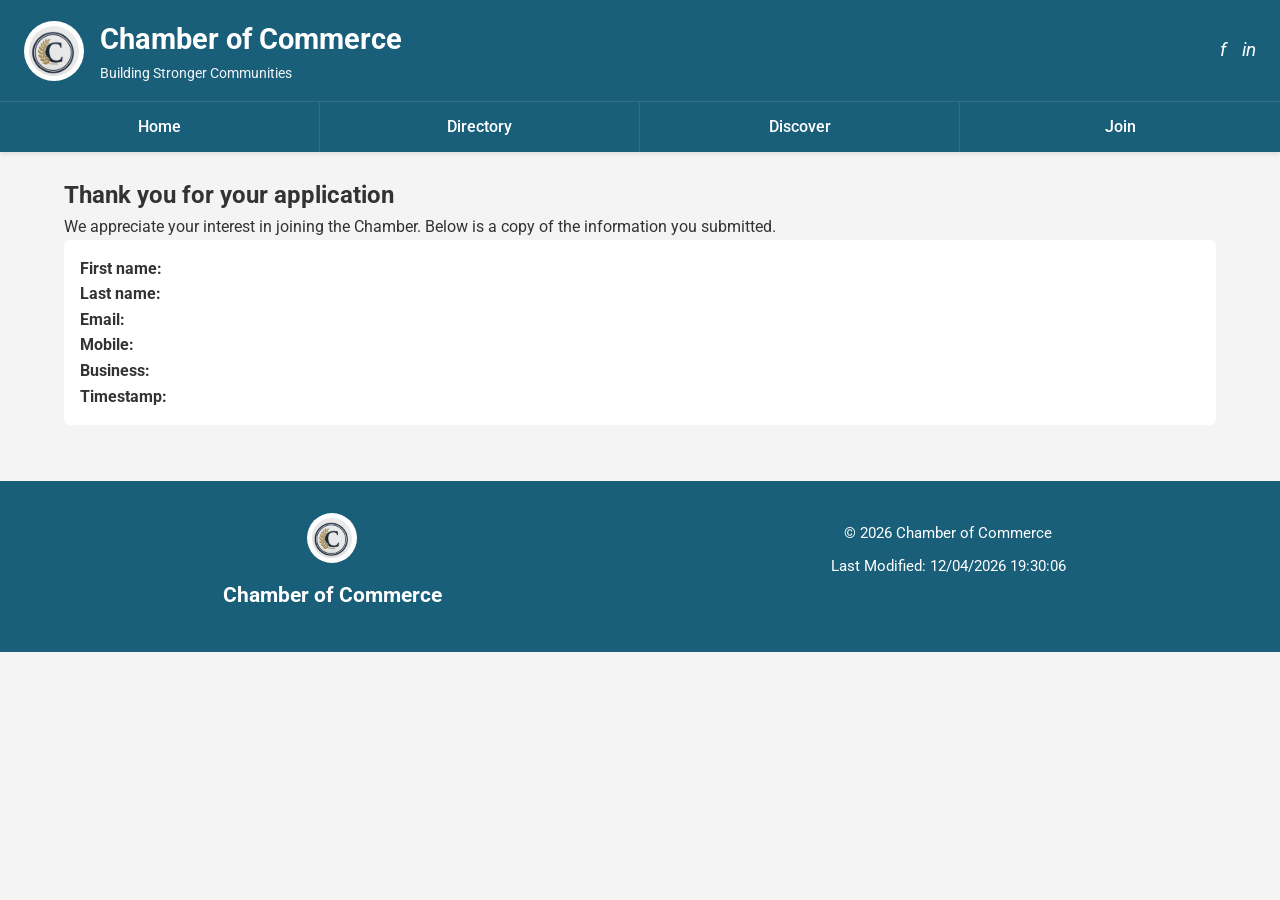
<file: chamber/thankyou.html>
<!DOCTYPE html>
<html lang="en">
<head>
  <meta charset="utf-8">
  <meta name="viewport" content="width=device-width,initial-scale=1">
  <title>Thank You — Chamber</title>
   <meta name="author"  content="Marvin Mugume">
  <meta name="description" content="Thank you for joining the Commerce City Chamber.">
  <!-- Google Fonts preconnect and stylesheet -->
  <link rel="preconnect" href="https://fonts.googleapis.com">
  <link rel="preconnect" href="https://fonts.gstatic.com" crossorigin>
  <link href="https://fonts.googleapis.com/css2?family=Roboto:wght@300;400;700&display=swap" rel="stylesheet">
  <!-- Favicon and Open Graph tags -->
  <link rel="icon" href="images/favicon.svg" type="image/svg+xml">
  <meta property="og:type" content="website">
  <meta property="og:title" content="Thank You — Commerce City Chamber Application Received">
  <meta property="og:description" content="Thank you for applying to join the Commerce City Chamber. We'll review your application and be in touch with next steps.">
  <meta property="og:image" content="https://marvinmugume106-star.github.io/wdd231/chamber/images/hero.jpg">
  <meta property="og:url" content="https://marvinmugume106-star.github.io/wdd231/chamber/thankyou.html">
  <link rel="stylesheet" href="styles/main.css">
  <link rel="stylesheet" href="styles/override.css">
</head>
<body>
  <header>
    <div class="header-container">
      <img src="images/logo.webp" alt="Chamber Logo" class="logo">
      <div class="header-info">
        <h1>Chamber of Commerce</h1>
        <p class="tagline">Building Stronger Communities</p>
      </div>
      <div class="header-socials">
        <a href="#" title="Facebook"><i>f</i></a>
        <a href="#" title="LinkedIn"><i>in</i></a>
      </div>
    </div>
    <nav>
      <button id="menu-toggle" class="menu-toggle">☰</button>
      <ul id="nav-menu" class="nav-menu">
        <li><a href="index.html">Home</a></li>
        <li><a href="directory.html">Directory</a></li>
        <li><a href="discover.html">Discover</a></li>
        <li><a href="join.html">Join</a></li>
      </ul>
    </nav>
  </header>

  <main class="thankyou-page">
    <section>
      <h2>Thank you for your application</h2>
      <p>We appreciate your interest in joining the Chamber. Below is a copy of the information you submitted.</p>

      <div class="submission-data">
        <p><strong>First name:</strong> <span id="out-first"></span></p>
        <p><strong>Last name:</strong> <span id="out-last"></span></p>
        <p><strong>Email:</strong> <span id="out-email"></span></p>
        <p><strong>Mobile:</strong> <span id="out-mobile"></span></p>
        <p><strong>Business:</strong> <span id="out-business"></span></p>
        <p><strong>Timestamp:</strong> <span id="out-timestamp"></span></p>
      </div>
    </section>
  </main>

  <footer>
    <div class="footer-container">
      <div class="footer-logo">
        <img src="images/logo.webp" alt="Chamber Logo" class="logo-small">
        <h3>Chamber of Commerce</h3>
      </div>
      <div class="footer-info">
        <p>&copy; <span id="year"></span> Chamber of Commerce</p>
        <p>Last Modified: <span id="last-modified"></span></p>
      </div>
    </div>
  </footer>

  <script src="scripts/site.js" defer></script>
</body>
</html>
</file>
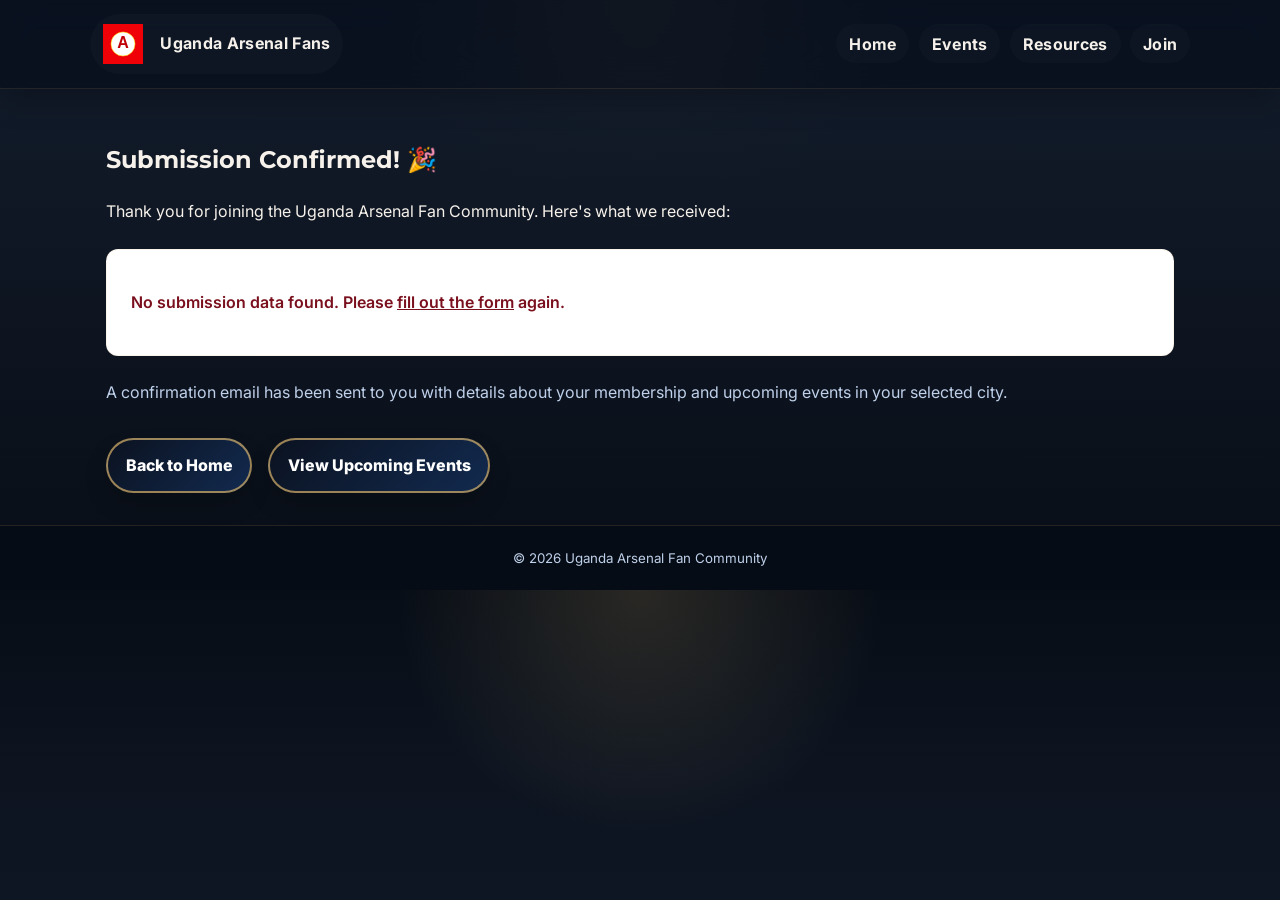
<file: project/form-action.html>
<!doctype html>
<html lang="en">
<head>
  <meta charset="utf-8" />
  <meta name="viewport" content="width=device-width, initial-scale=1" />
  <meta name="author" content="Marvin Mugume" />
  <meta name="description" content="Submission confirmation for joining the Uganda Arsenal Fan Community." />
  <title>Form Submission — Uganda Arsenal Fan Community</title>
  <link rel="icon" href="images/favicon.svg" type="image/svg+xml" />
  <meta property="og:title" content="Welcome to Uganda's Arsenal Fan Community | Gunners" />
  <meta property="og:description" content="Your Uganda Arsenal fan community membership details are ready. Check your submitted information and get started with local events." />
  <meta property="og:image" content="https://marvinmugume106-star.github.io/wdd231/project/images/event1-img1.jpeg" />
  <meta property="og:url" content="https://marvinmugume106-star.github.io/wdd231/project/form-action.html" />
  <link rel="preconnect" href="https://fonts.googleapis.com" />
  <link rel="preconnect" href="https://fonts.gstatic.com" crossorigin />
  <link href="https://fonts.googleapis.com/css2?family=Inter:wght@400;500;600;700;800&amp;family=Montserrat:wght@600;700;800&amp;display=swap" rel="stylesheet" />
  <link rel="stylesheet" href="styles/normalize.css" />
  <link rel="stylesheet" href="styles/main.css" />
</head>
<body>
  <a class="skip-link" href="#main">Skip to content</a>

  <header class="header">
    <div class="container nav">
      <a class="brand" href="index.html">
        <svg width="40" height="40" viewBox="0 0 200 200" xmlns="http://www.w3.org/2000/svg">
          <rect width="200" height="200" fill="#EF0107"/>
          <circle cx="100" cy="100" r="60" fill="white" stroke="gold" stroke-width="3"/>
          <text x="100" y="120" font-size="80" font-weight="bold" text-anchor="middle" fill="#C00006" font-family="Arial">A</text>
        </svg>
        <span>Uganda Arsenal Fans</span>
      </a>
      <button class="hamburger" id="hamburger" aria-label="Toggle navigation menu" aria-expanded="false" aria-controls="nav-menu">
        <span></span>
        <span></span>
        <span></span>
      </button>
      <nav aria-label="Primary" id="nav-menu" class="nav-menu">
        <ul>
          <li><a href="index.html">Home</a></li>
          <li><a href="events.html">Events</a></li>
          <li><a href="resources.html">Resources</a></li>
          <li><a href="join.html">Join</a></li>
        </ul>
      </nav>
    </div>
  </header>

  <main id="main">
    <section class="section soft">
      <div class="container">
        <h1>Submission Confirmed! 🎉</h1>
        <p>Thank you for joining the Uganda Arsenal Fan Community. Here's what we received:</p>

        <div id="submissionData" class="submission-data">
          <!-- Submission details will be rendered here -->
        </div>

        <p class="confirmation-note">
          A confirmation email has been sent to you with details about your membership and upcoming events in your selected city.
        </p>

        <div class="confirmation-actions">
          <a href="index.html" class="btn">Back to Home</a>
          <a href="events.html" class="btn">View Upcoming Events</a>
        </div>
      </div>
    </section>
  </main>

  <footer class="footer">
    <div class="container">
      <small>© 2026 Uganda Arsenal Fan Community</small>
    </div>
  </footer>

  <script type="module" src="scripts/menu.js"></script>
  <script src="scripts/form-action.js" defer></script>
</body>
</html>
</file>
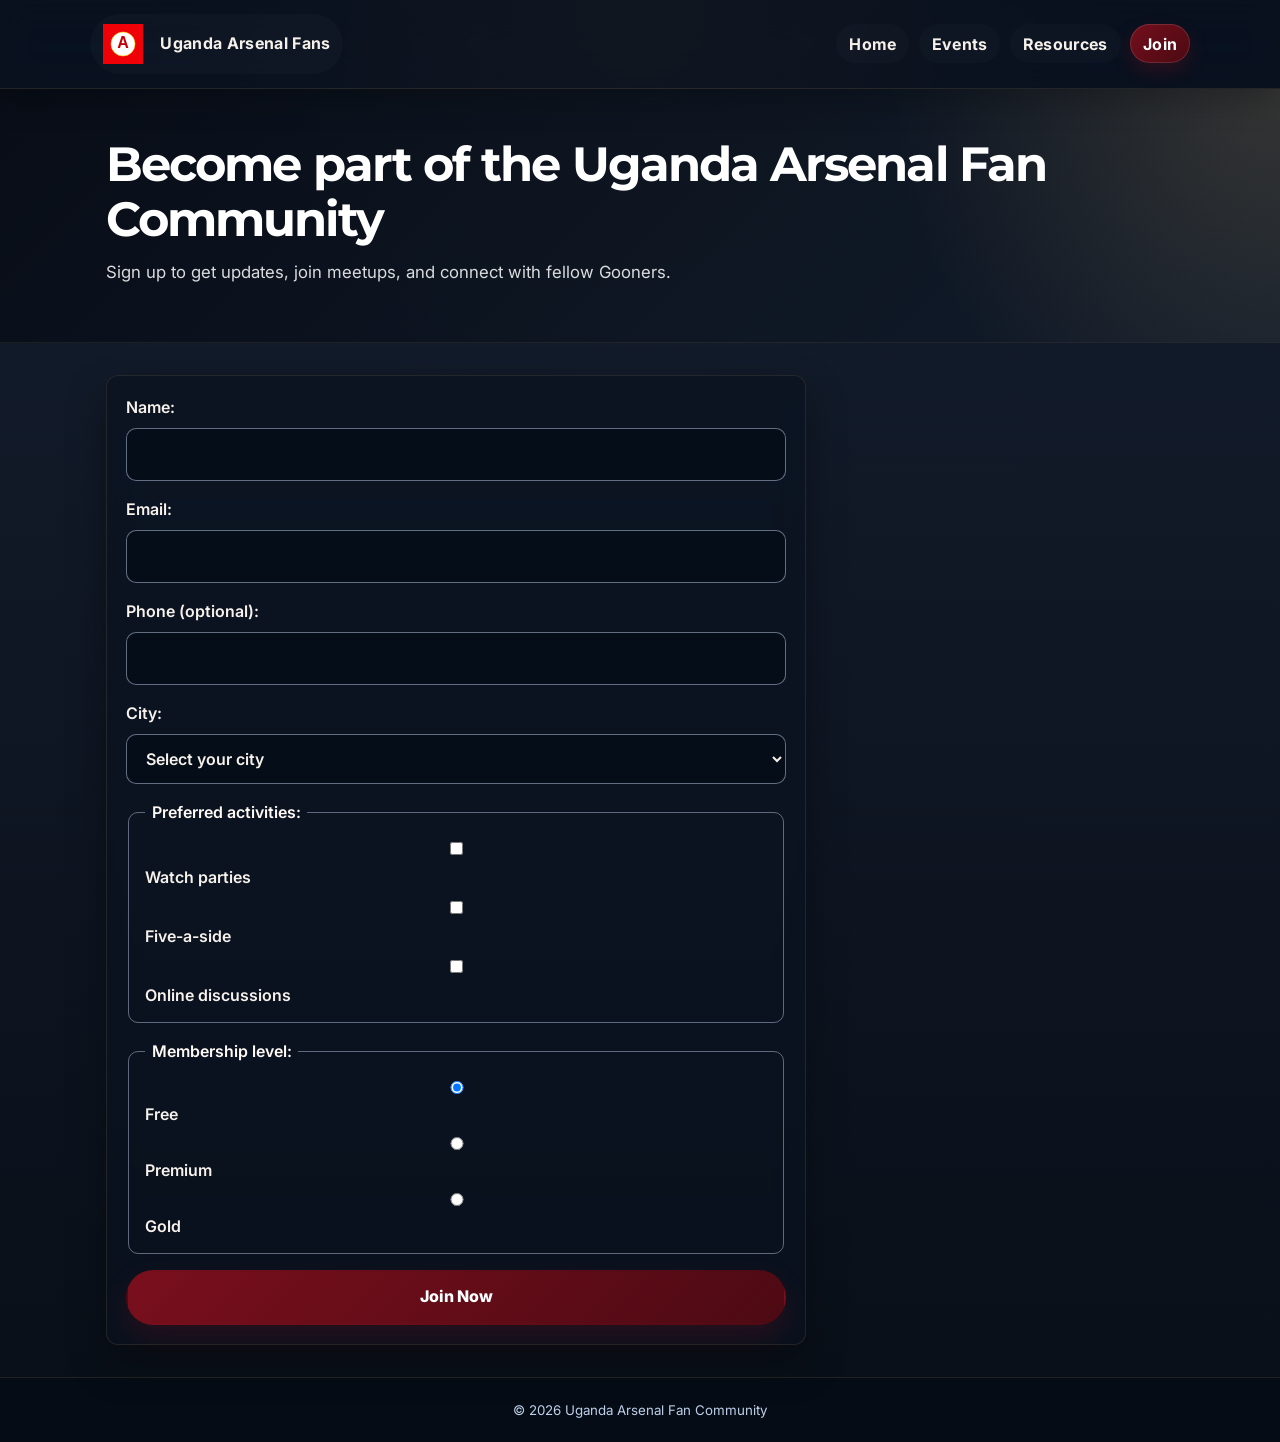
<file: project/join.html>
<!doctype html>
<html lang="en">
<head>
  <meta charset="utf-8" />
  <meta name="viewport" content="width=device-width, initial-scale=1" />
  <meta name="author" content="Marvin Mugume" />
  <meta name="description" content="Join the Uganda Arsenal Fan Community to connect with fellow supporters, get event updates, and find your local viewing hub." />
  <title>Join — Uganda Arsenal Fan Community</title>
  <link rel="icon" href="images/favicon.svg" type="image/svg+xml" />
  <meta property="og:title" content="Join the Uganda Gunners Community | Arsenal Fans" />
  <meta property="og:description" content="Become part of Uganda's Arsenal fan community to get event updates, meet fellow supporters, and find your local viewing hub." />
  <meta property="og:image" content="https://marvinmugume106-star.github.io/wdd231/project/images/event1-img1.jpeg" />
  <meta property="og:url" content="https://marvinmugume106-star.github.io/wdd231/project/join.html" />
  <link rel="preconnect" href="https://fonts.googleapis.com" />
  <link rel="preconnect" href="https://fonts.gstatic.com" crossorigin />
  <link href="https://fonts.googleapis.com/css2?family=Inter:wght@400;500;600;700;800&amp;family=Montserrat:wght@600;700;800&amp;display=swap" rel="stylesheet" />
  <link rel="stylesheet" href="styles/normalize.css" />
  <link rel="stylesheet" href="styles/main.css" />
</head>
<body>
  <header class="header">
    <div class="container nav">
      <a class="brand" href="index.html">
        <svg width="40" height="40" viewBox="0 0 200 200" xmlns="http://www.w3.org/2000/svg">
          <rect width="200" height="200" fill="#EF0107"/>
          <circle cx="100" cy="100" r="60" fill="white" stroke="gold" stroke-width="3"/>
          <text x="100" y="120" font-size="80" font-weight="bold" text-anchor="middle" fill="#C00006" font-family="Arial">A</text>
        </svg>
        <span>Uganda Arsenal Fans</span>
      </a>
      <button class="hamburger" id="hamburger" aria-label="Toggle navigation menu" aria-expanded="false" aria-controls="nav-menu">
        <span></span>
        <span></span>
        <span></span>
      </button>
      <nav aria-label="Primary" id="nav-menu" class="nav-menu">
        <ul>
          <li><a href="index.html">Home</a></li>
          <li><a href="events.html">Events</a></li>
          <li><a href="resources.html">Resources</a></li>
          <li><a href="join.html" aria-current="page">Join</a></li>
        </ul>
      </nav>
    </div>
  </header>

  <main id="main">
    <section class="hero">
      <div class="container">
        <h1>Become part of the Uganda Arsenal Fan Community</h1>
        <p>Sign up to get updates, join meetups, and connect with fellow Gooners.</p>
      </div>
    </section>

    <section class="section soft">
      <div class="container">
        <form class="form" id="joinForm">
          <label>
            Name:
            <input class="input" type="text" name="name" required />
          </label>
          <label>
            Email:
            <input class="input" type="email" name="email" required />
          </label>
          <label>
            Phone (optional):
            <input class="input" type="tel" name="phone" />
          </label>
          <label>
            City:
            <select class="select" name="city" required>
              <option value="">Select your city</option>
              <option>Jinja</option>
              <option>Kampala</option>
              <option>Mbale</option>
            </select>
          </label>
          <fieldset>
            <legend>Preferred activities:</legend>
            <label><input type="checkbox" name="activities" value="watch"> Watch parties</label>
            <label><input type="checkbox" name="activities" value="football"> Five-a-side</label>
            <label><input type="checkbox" name="activities" value="online"> Online discussions</label>
          </fieldset>
          <fieldset>
            <legend>Membership level:</legend>
            <label><input type="radio" name="level" value="free" checked> Free</label>
            <label><input type="radio" name="level" value="premium"> Premium</label>
            <label><input type="radio" name="level" value="gold"> Gold</label>
          </fieldset>
          <button class="btn secondary" type="submit">Join Now</button>
        </form>
        <div id="thankYou" class="success-message thank-you"></div>
      </div>
    </section>
  </main>

  <footer class="footer">
    <div class="container">
      <small>© 2026 Uganda Arsenal Fan Community</small>
    </div>
  </footer>

  <script type="module" src="scripts/menu.js"></script>
  <script type="module" src="scripts/join.js"></script>
</body>
</html>
</file>
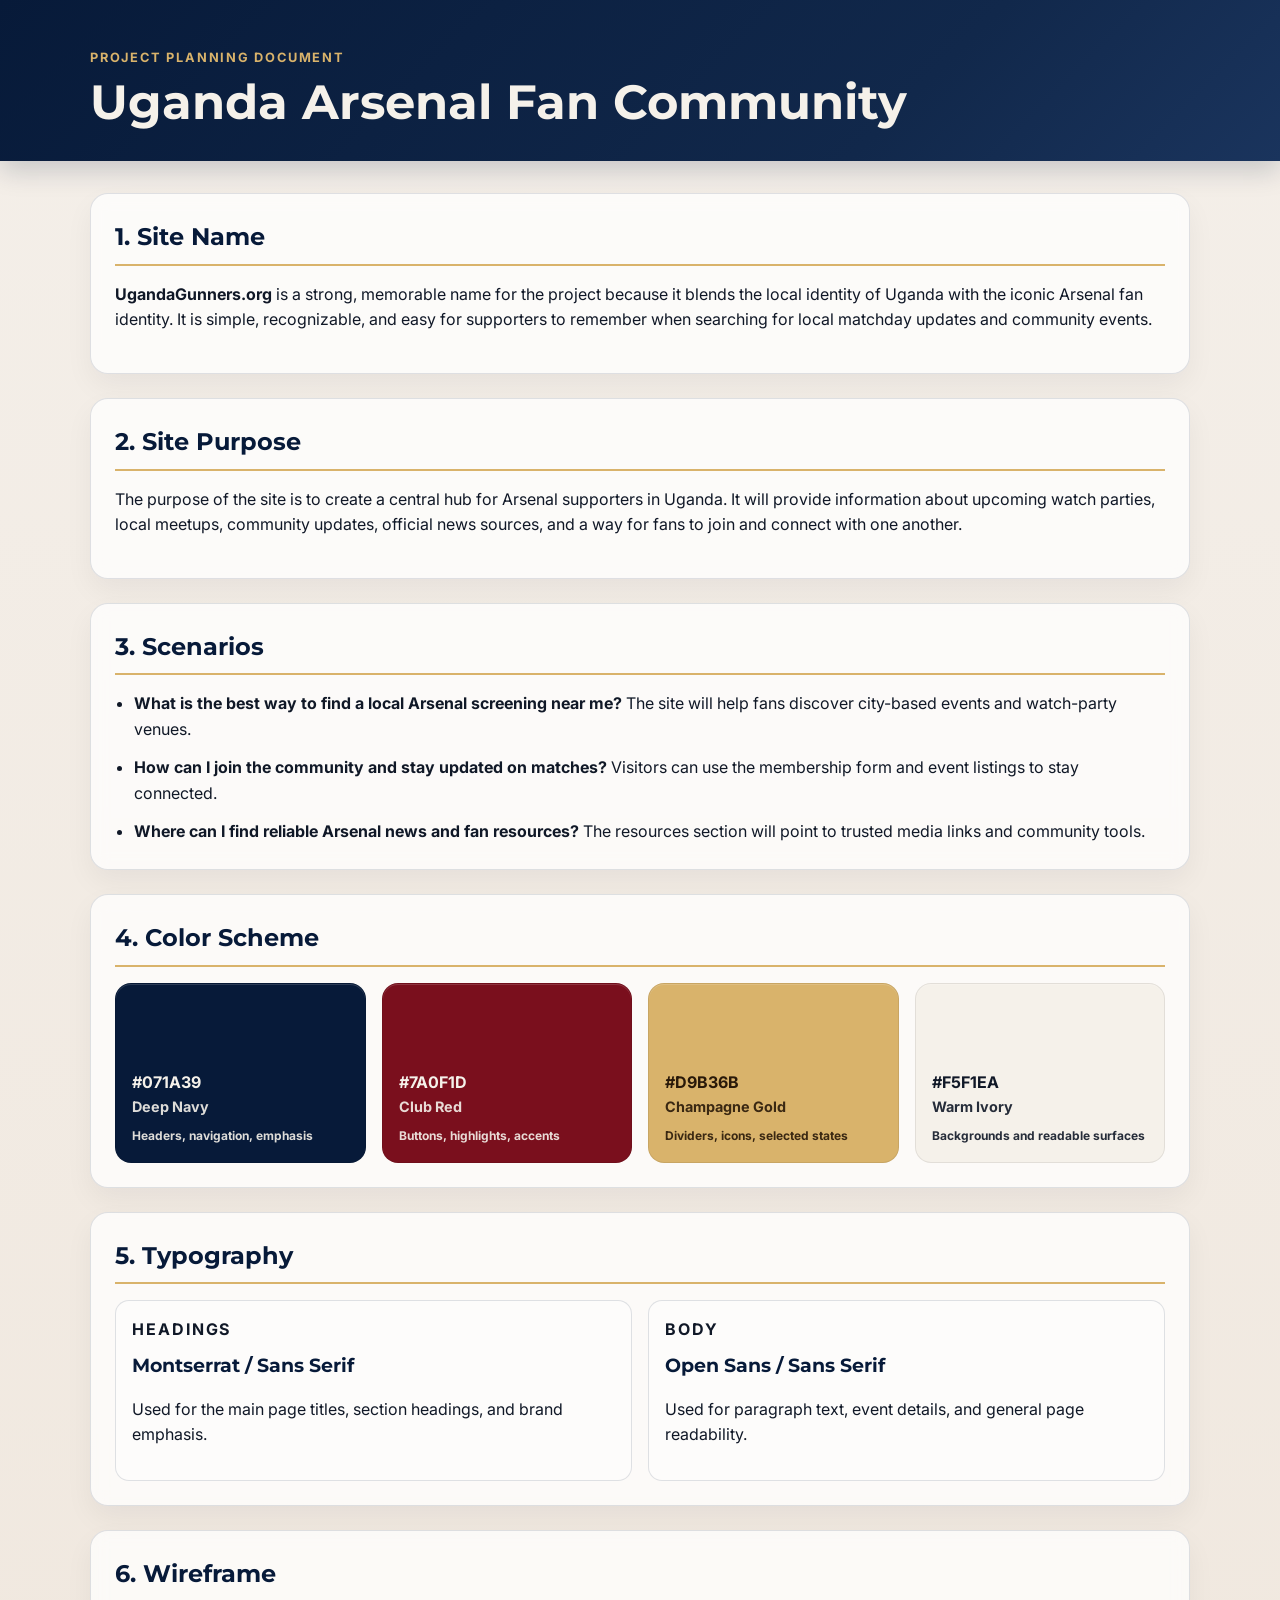
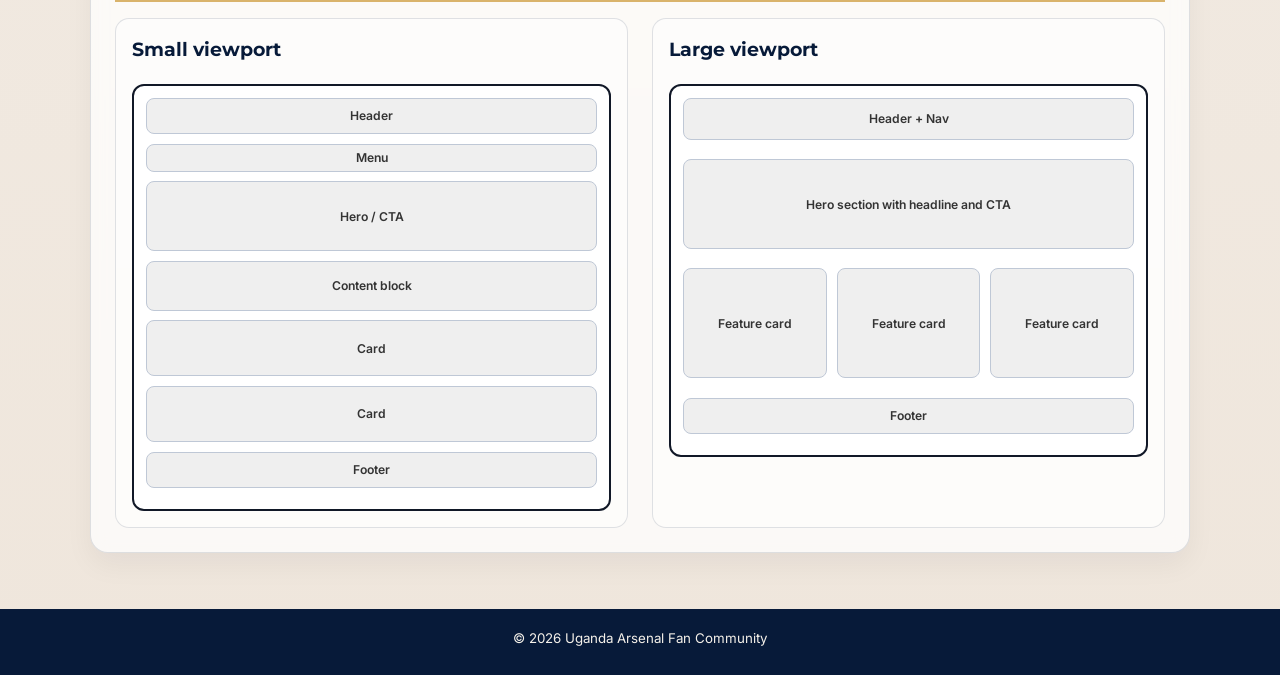
<file: project/plan.html>
<!DOCTYPE html>
<html lang="en">
  <head>
    <meta charset="UTF-8" />
    <meta name="viewport" content="width=device-width, initial-scale=1.0" />
    <meta name="author" content="Marvin Mugume" />
    <meta
      name="description"
      content="Site plan for the Uganda Arsenal Fan Community website."
    />
    <title>Uganda Arsenal Fan Community — Site Plan</title>
    <link rel="icon" href="images/favicon.svg" type="image/svg+xml" />
    <meta property="og:title" content="Uganda Arsenal Fan Community Website Plan | Uganda" />
    <meta property="og:description" content="Explore the goals, audience, color palette, typography, and responsive wireframes for the Uganda Arsenal Fan Community website." />
    <meta property="og:image" content="https://marvinmugume106-star.github.io/wdd231/project/images/event1-img1.jpeg" />
    <meta property="og:url" content="https://marvinmugume106-star.github.io/wdd231/project/plan.html" />
    <link rel="preconnect" href="https://fonts.googleapis.com" />
    <link rel="preconnect" href="https://fonts.gstatic.com" crossorigin />
    <link href="https://fonts.googleapis.com/css2?family=Inter:wght@400;500;600;700;800&amp;family=Montserrat:wght@600;700;800&amp;display=swap" rel="stylesheet" />
    <link rel="stylesheet" href="styles/normalize.css" />
    <link rel="stylesheet" href="styles/plan.css" />
  </head>
  <body>
    <header class="site-header">
      <div class="container">
        <p class="eyebrow">Project planning document</p>
        <h1>Uganda Arsenal Fan Community</h1>
      </div>
    </header>

    <main class="container main-content">
      <section class="panel">
        <h2>1. Site Name</h2>
        <p>
          <strong>UgandaGunners.org</strong> is a strong, memorable name for the
          project because it blends the local identity of Uganda with the iconic
          Arsenal fan identity. It is simple, recognizable, and easy for supporters
          to remember when searching for local matchday updates and community events.
        </p>
      </section>

      <section class="panel">
        <h2>2. Site Purpose</h2>
        <p>
          The purpose of the site is to create a central hub for Arsenal supporters
          in Uganda. It will provide information about upcoming watch parties,
          local meetups, community updates, official news sources, and a way for
          fans to join and connect with one another.
        </p>
      </section>

      <section class="panel">
        <h2>3. Scenarios</h2>
        <ul class="scenario-list">
          <li>
            <strong>What is the best way to find a local Arsenal screening near me?</strong>
            The site will help fans discover city-based events and watch-party venues.
          </li>
          <li>
            <strong>How can I join the community and stay updated on matches?</strong>
            Visitors can use the membership form and event listings to stay connected.
          </li>
          <li>
            <strong>Where can I find reliable Arsenal news and fan resources?</strong>
            The resources section will point to trusted media links and community tools.
          </li>
        </ul>
      </section>

      <section class="panel">
        <h2>4. Color Scheme</h2>
        <div class="swatches" aria-label="Selected site colors">
          <div class="swatch navy">
            <span>#071A39</span>
            <small>Deep Navy</small>
            <em>Headers, navigation, emphasis</em>
          </div>
          <div class="swatch red">
            <span>#7A0F1D</span>
            <small>Club Red</small>
            <em>Buttons, highlights, accents</em>
          </div>
          <div class="swatch gold">
            <span>#D9B36B</span>
            <small>Champagne Gold</small>
            <em>Dividers, icons, selected states</em>
          </div>
          <div class="swatch ivory">
            <span>#F5F1EA</span>
            <small>Warm Ivory</small>
            <em>Backgrounds and readable surfaces</em>
          </div>
        </div>
      </section>

      <section class="panel">
        <h2>5. Typography</h2>
        <div class="type-grid">
          <div class="type-card">
            <p class="label">Headings</p>
            <h3>Montserrat / Sans Serif</h3>
            <p>Used for the main page titles, section headings, and brand emphasis.</p>
          </div>
          <div class="type-card">
            <p class="label">Body</p>
            <h3>Open Sans / Sans Serif</h3>
            <p>Used for paragraph text, event details, and general page readability.</p>
          </div>
        </div>
      </section>

      <section class="panel wireframe-panel">
        <h2>6. Wireframe</h2>

        <div class="wireframe-wrap">
          <div class="wireframe-block">
            <h3>Small viewport</h3>
            <div class="wireframe mobile">
              <div class="frame-header">Header</div>
              <div class="frame-nav">Menu</div>
              <div class="frame-hero">Hero / CTA</div>
              <div class="frame-section">Content block</div>
              <div class="frame-card">Card</div>
              <div class="frame-card">Card</div>
              <div class="frame-footer">Footer</div>
            </div>
          </div>

          <div class="wireframe-block">
            <h3>Large viewport</h3>
            <div class="wireframe desktop">
              <div class="frame-header large-header">Header + Nav</div>
              <div class="frame-hero large-hero">Hero section with headline and CTA</div>
              <div class="frame-grid">
                <div class="frame-card long">Feature card</div>
                <div class="frame-card long">Feature card</div>
                <div class="frame-card long">Feature card</div>
              </div>
              <div class="frame-footer">Footer</div>
            </div>
          </div>
        </div>
      </section>
    </main>

    <footer class="site-footer">
      <div class="container">
        <small>© 2026 Uganda Arsenal Fan Community</small>
      </div>
    </footer>
  </body>
</html>
</file>
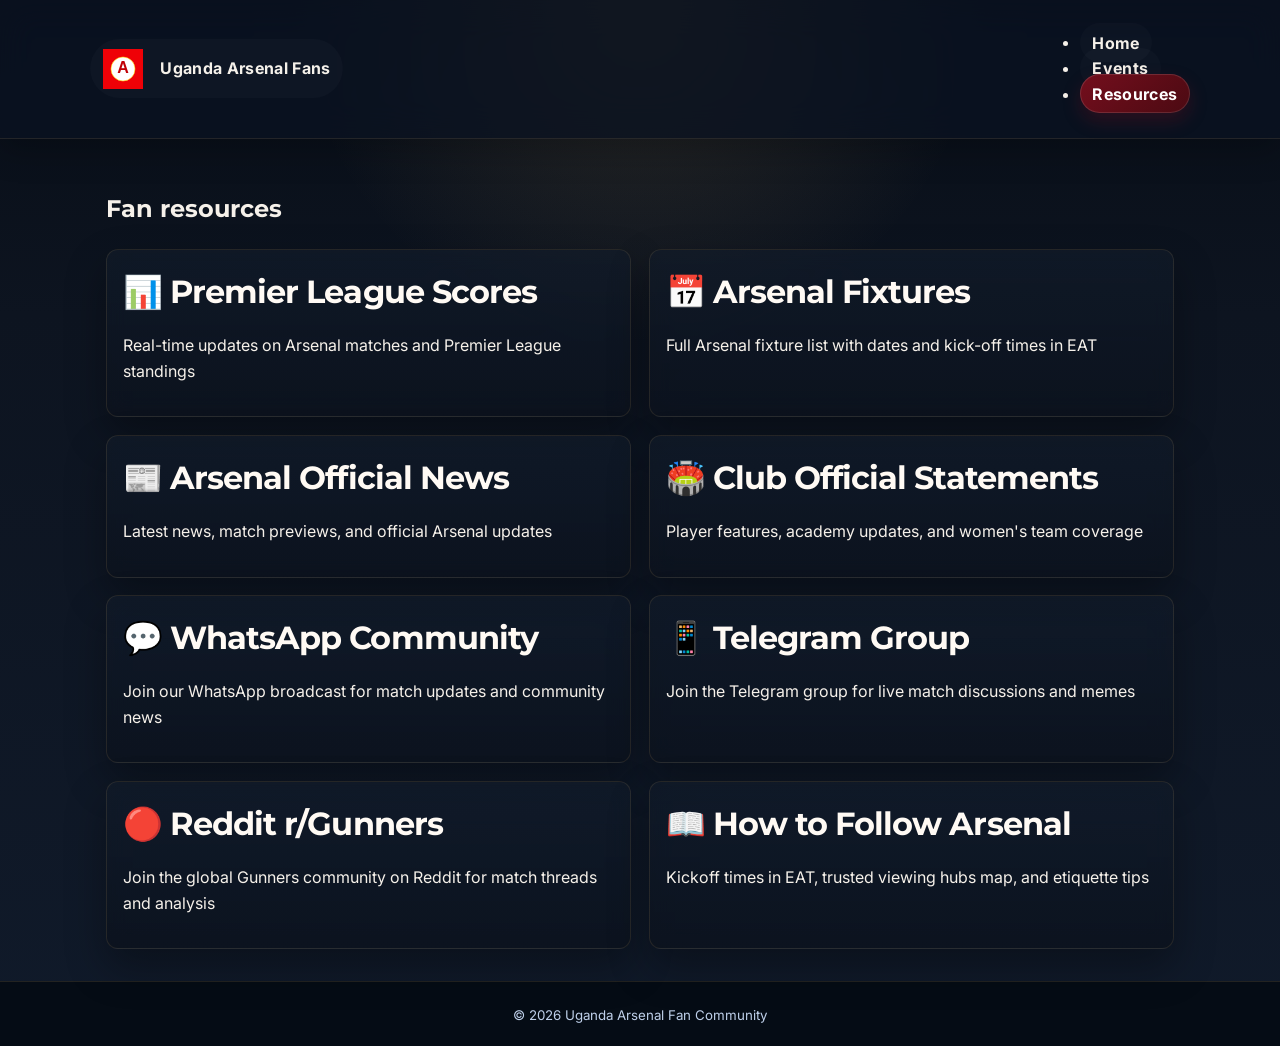
<file: project/resources-new.html>
<!doctype html>
<html lang="en">
<head>
  <meta charset="utf-8" />
  <meta name="viewport" content="width=device-width, initial-scale=1" />
  <meta name="author" content="Marvin Mugume" />
  <meta name="description" content="Explore useful Arsenal links, from official club updates and fixture information to supporter forums and live score services." />
  <title>Uganda Arsenal Fan Community — Resources</title>
  <link rel="icon" href="images/favicon.svg" type="image/svg+xml" />
  <meta property="og:title" content="Explore Arsenal Supporter Resources in Uganda | Gunners" />
  <meta property="og:description" content="Browse helpful links for scores, official club news, Arsenal fixtures, and communities that bring Ugandan supporters together." />
  <meta property="og:image" content="https://marvinmugume106-star.github.io/wdd231/project/images/event1-img1.jpeg" />
  <meta property="og:url" content="https://marvinmugume106-star.github.io/wdd231/project/resources-new.html" />
  <link rel="preconnect" href="https://fonts.googleapis.com" />
  <link rel="preconnect" href="https://fonts.gstatic.com" crossorigin />
  <link href="https://fonts.googleapis.com/css2?family=Inter:wght@400;500;600;700;800&amp;family=Montserrat:wght@600;700;800&amp;display=swap" rel="stylesheet" />
  <link rel="stylesheet" href="styles/normalize.css" />
  <link rel="stylesheet" href="styles/main.css" />
</head>
<body>
  <a class="skip-link" href="#main">Skip to content</a>

  <header class="header">
    <div class="container nav">
      <a class="brand" href="index.html">
        <svg width="40" height="40" viewBox="0 0 200 200" xmlns="http://www.w3.org/2000/svg" role="img" aria-label="Uganda Arsenal Fans logo">
          <rect width="200" height="200" fill="#EF0107"/>
          <circle cx="100" cy="100" r="60" fill="white" stroke="gold" stroke-width="3"/>
          <text x="100" y="120" font-size="80" font-weight="bold" text-anchor="middle" fill="#C00006" font-family="Arial">A</text>
        </svg>
        <span>Uganda Arsenal Fans</span>
      </a>
      <nav aria-label="Primary">
        <ul>
          <li><a href="index.html">Home</a></li>
          <li><a href="events.html">Events</a></li>
          <li><a href="resources.html" aria-current="page">Resources</a></li>
        </ul>
      </nav>
    </div>
  </header>

  <main id="main">
    <section class="section">
      <div class="container">
        <h1>Fan resources</h1>
        <div class="grid cols-2" id="resources-container">
        </div>
      </div>
    </section>
  </main>

  <footer class="footer">
    <div class="container">
      <small>© 2026 Uganda Arsenal Fan Community</small>
    </div>
  </footer>
  <script src="scripts/resources.js" defer></script>
</body>
</html>
</file>
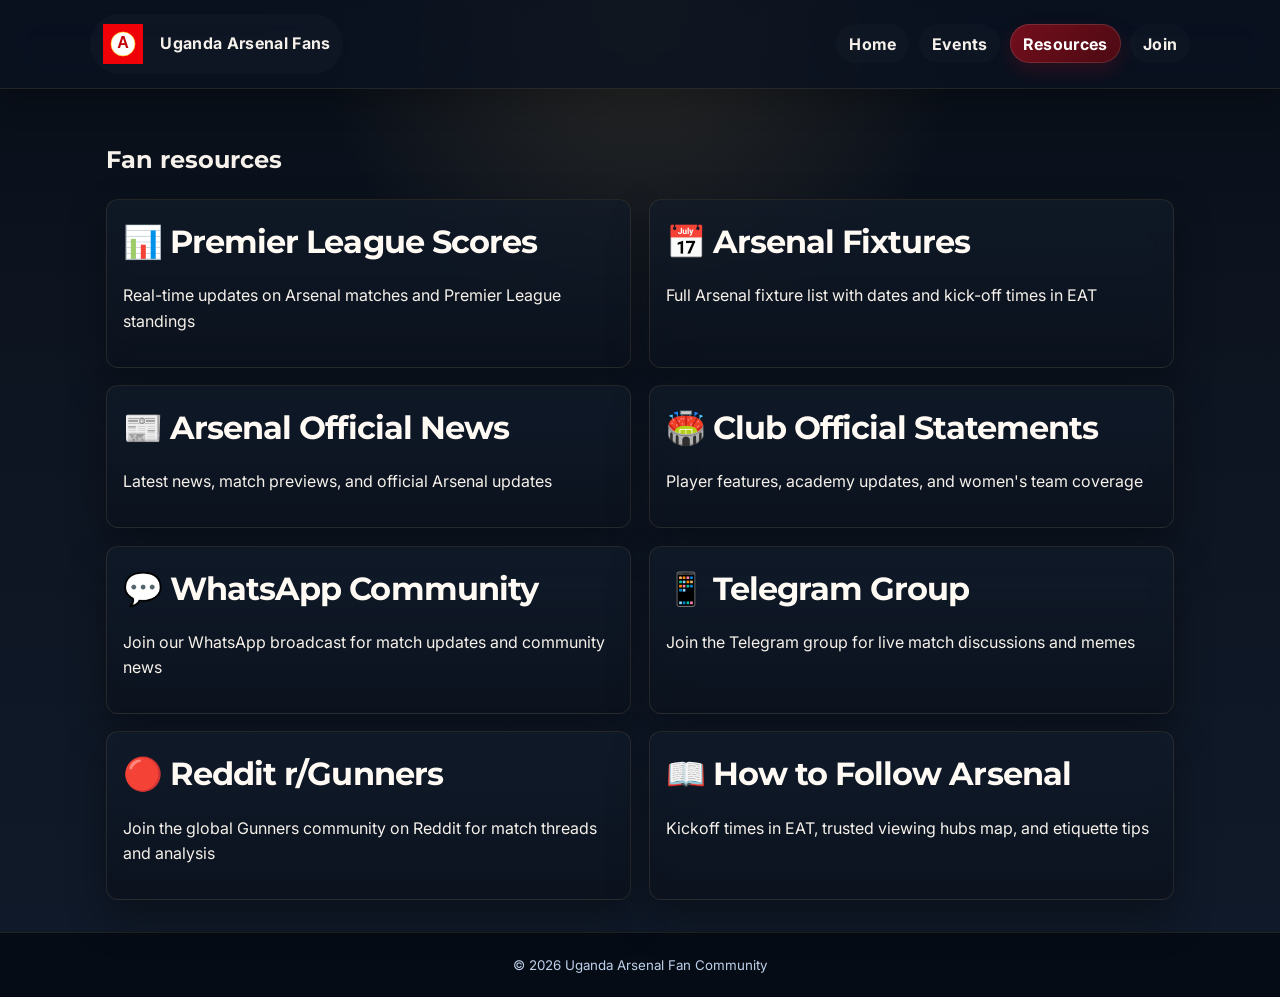
<file: project/resources.html>
<!doctype html>
<html lang="en">
<head>
  <meta charset="utf-8" />
  <meta name="viewport" content="width=device-width, initial-scale=1" />
  <meta name="author" content="Marvin Mugume" />
  <meta name="description" content="Arsenal resources and useful links for fans. Find live scores, official news, and community forums for Arsenal FC supporters." />
  <title>Uganda Arsenal Fan Community — Resources</title>
  <link rel="icon" href="images/favicon.svg" type="image/svg+xml" />
  <meta property="og:title" content="Arsenal Fan Resources for Uganda | Uganda Gunners" />
  <meta property="og:description" content="Find trusted Arsenal news, fixture lists, live scores, and fan discussion communities curated for supporters across Uganda." />
  <meta property="og:image" content="https://marvinmugume106-star.github.io/wdd231/project/images/event1-img1.jpeg" />
  <meta property="og:url" content="https://marvinmugume106-star.github.io/wdd231/project/resources.html" />
  <link rel="preconnect" href="https://fonts.googleapis.com" />
  <link rel="preconnect" href="https://fonts.gstatic.com" crossorigin />
  <link href="https://fonts.googleapis.com/css2?family=Inter:wght@400;500;600;700;800&amp;family=Montserrat:wght@600;700;800&amp;display=swap" rel="stylesheet" />
  <link rel="stylesheet" href="styles/normalize.css" />
  <link rel="stylesheet" href="styles/main.css" />
</head>
<body>
  <a class="skip-link" href="#main">Skip to content</a>

  <header class="header">
    <div class="container nav">
      <a class="brand" href="index.html">
        <svg width="40" height="40" viewBox="0 0 200 200" xmlns="http://www.w3.org/2000/svg">
          <rect width="200" height="200" fill="#EF0107"/>
          <circle cx="100" cy="100" r="60" fill="white" stroke="gold" stroke-width="3"/>
          <text x="100" y="120" font-size="80" font-weight="bold" text-anchor="middle" fill="#C00006" font-family="Arial">A</text>
        </svg>
        <span>Uganda Arsenal Fans</span>
      </a>
      <button class="hamburger" id="hamburger" aria-label="Toggle navigation menu" aria-expanded="false" aria-controls="nav-menu">
        <span></span>
        <span></span>
        <span></span>
      </button>
      <nav aria-label="Primary" id="nav-menu" class="nav-menu">
        <ul>
          <li><a href="index.html">Home</a></li>
          <li><a href="events.html">Events</a></li>
          <li><a href="resources.html" aria-current="page">Resources</a></li>
          <li><a href="join.html">Join</a></li>
        </ul>
      </nav>
    </div>
  </header>

  <main id="main">
    <section class="section">
      <div class="container">
        <h1>Fan resources</h1>

        <div id="resources-container" class="grid cols-2">
          
        </div>
      </div>
    </section>
  </main>

  <footer class="footer">
    <div class="container">
      <small>© 2026 Uganda Arsenal Fan Community</small>
    </div>
  </footer>
  <script type="module" src="scripts/menu.js"></script>
  <script src="scripts/resources.js" defer></script>
</body>
</html>
</file>
<file: styles/small.css>
:root {
  color-scheme: light;
  font-family: "Roboto", sans-serif;
  color: #18313a;
  background: #f1f5f6;
  font-synthesis: none;
  text-rendering: optimizeLegibility;
  --brand: #123b4a;
  --brand-dark: #0c2b36;
  --accent: #f2c14e;
  --surface: #fff;
  --muted: #52656d;
}

* {
  box-sizing: border-box;
}

body {
  margin: 0;
  line-height: 1.6;
}

.site-header {
  display: flex;
  flex-wrap: wrap;
  align-items: center;
  gap: 0.5rem 1rem;
  padding: 0.75rem max(1rem, calc((100% - 1100px) / 2));
  background: var(--brand);
  color: #fff;
}

.site-brand {
  display: inline-flex;
  align-items: center;
  gap: 0.75rem;
  min-width: 0;
  color: inherit;
  font-size: 1.15rem;
  font-weight: 700;
  text-decoration: none;
}

.site-brand img {
  flex: 0 0 48px;
  width: 48px;
  height: 48px;
  padding: 0.3rem;
  border-radius: 0.3rem;
  background: #fff;
}

.menu-toggle {
  display: grid;
  place-items: center;
  width: 44px;
  height: 44px;
  margin-left: auto;
  border: 1px solid rgb(255 255 255 / 55%);
  border-radius: 0.3rem;
  background: transparent;
  color: #fff;
  cursor: pointer;
}

.menu-icon,
.menu-icon::before,
.menu-icon::after {
  display: block;
  width: 22px;
  height: 2px;
  border-radius: 2px;
  background: currentColor;
}

.menu-icon {
  position: relative;
}

.menu-icon::before,
.menu-icon::after {
  position: absolute;
  left: 0;
  content: "";
}

.menu-icon::before {
  top: -7px;
}

.menu-icon::after {
  top: 7px;
}

.primary-nav {
  display: none;
  flex-basis: 100%;
}

.primary-nav.open {
  display: block;
}

.primary-nav ul {
  display: flex;
  flex-direction: column;
  margin: 0;
  padding: 0;
  list-style: none;
}

.primary-nav a {
  display: block;
  padding: 0.7rem 0.9rem;
  border-radius: 0.25rem;
  color: #fff;
  font-weight: 500;
  text-decoration: none;
}

.primary-nav a:hover,
.primary-nav a:focus-visible,
.primary-nav a[aria-current="page"] {
  background: var(--brand-dark);
  color: #fff;
}

.primary-nav a[aria-current="page"] {
  box-shadow: inset 0 -3px var(--accent);
}

main {
  width: min(100% - 2rem, 1100px);
  margin: 0 auto;
  padding: 1.25rem 0 2rem;
}

h1 {
  margin: 0 0 1rem;
  color: var(--brand-dark);
  font-size: clamp(1.8rem, 5vw, 2.25rem);
  line-height: 1.2;
}

.introduction {
  display: grid;
  gap: 1.25rem;
}

section {
  min-width: 0;
  overflow: hidden;
  border: 1px solid #d5e0e3;
  border-radius: 0.45rem;
  background: var(--surface);
  box-shadow: 0 2px 8px rgb(12 43 54 / 8%);
}

section h2 {
  margin: 0;
  padding: 0.65rem 1rem;
  background: var(--brand);
  color: #fff;
  font-size: 1.1rem;
  line-height: 1.4;
  text-align: center;
}

.section-content {
  padding: 1rem;
}

.about-section .section-content {
  min-height: 12rem;
}

.about-section p {
  margin: 0;
}

.photo-content {
  display: grid;
  min-height: 15rem;
  place-items: center;
  background: #e7eef0;
}

.photo-content img {
  display: block;
  width: min(100%, 15rem);
  height: 15rem;
  border-radius: 0.35rem;
  object-fit: cover;
  object-position: center 15%;
}

.courses-section {
  margin-top: 1.25rem;
}

.filters {
  display: grid;
  grid-template-columns: repeat(3, minmax(0, 1fr));
  gap: 0.5rem;
}

.filter-button {
  min-height: 44px;
  padding: 0.55rem 0.35rem;
  border: 1px solid var(--brand);
  border-radius: 0.35rem;
  background: #fff;
  color: var(--brand-dark);
  font: inherit;
  font-weight: 700;
  cursor: pointer;
}

.filter-button:hover,
.filter-button:focus-visible,
.filter-button.active {
  background: var(--brand);
  color: #fff;
}

.total-credits {
  margin: 1rem 0;
  color: var(--brand-dark);
  font-weight: 700;
  text-align: center;
}

.course-list {
  display: grid;
  grid-template-columns: repeat(auto-fit, minmax(min(100%, 15rem), 1fr));
  gap: 0.75rem;
}

.course-card {
  min-width: 0;
  padding: 0.85rem 1rem;
  border: 1px solid #c9d6da;
  border-left: 5px solid #657980;
  border-radius: 0.35rem;
  background: #f8fafb;
}

.course-card.completed {
  border-left-color: #16704c;
  background: #f0f8f3;
}

.course-card h3 {
  margin: 0;
  color: var(--brand-dark);
  font-size: 1rem;
}

.course-title {
  margin: 0.25rem 0 0.6rem;
  font-weight: 500;
}

.course-detail,
.course-status {
  margin: 0.2rem 0 0;
  font-size: 0.9rem;
}

.course-status {
  color: var(--muted);
  font-weight: 700;
}

.course-card.completed .course-status {
  color: #145b3f;
}

.site-footer {
  display: grid;
  justify-items: center;
  gap: 0.35rem;
  padding: 1rem;
  background: var(--brand);
  color: #fff;
  text-align: center;
}

.site-footer p {
  margin: 0;
}

.social-links {
  display: flex;
  justify-content: center;
  gap: 1rem;
  margin: 0 0 0.4rem;
  padding: 0;
  list-style: none;
}

.social-links a {
  display: grid;
  width: 44px;
  height: 44px;
  place-items: center;
  border-radius: 0.3rem;
  color: #fff;
}

.social-links a:hover {
  background: var(--brand-dark);
}

.social-links svg {
  width: 28px;
  height: 28px;
  fill: currentColor;
}

.last-modified {
  font-size: 0.9rem;
}

:focus-visible {
  outline: 3px solid var(--accent);
  outline-offset: 3px;
}
</file>
<file: styles/large.css>
@media (min-width: 700px) {
  .site-header {
    flex-wrap: nowrap;
    min-height: 68px;
  }

  .menu-toggle {
    display: none;
  }

  .primary-nav {
    display: block;
    flex-basis: auto;
    margin-left: auto;
  }

  .primary-nav ul {
    flex-direction: row;
    gap: 0.4rem;
  }

  .primary-nav a {
    padding: 0.65rem 1rem;
  }

  main {
    padding-top: 1.75rem;
  }

  .introduction {
    grid-template-columns: minmax(0, 2fr) minmax(16rem, 1fr);
    align-items: stretch;
  }

  .about-section,
  .photo-section {
    height: 100%;
  }

  .about-section .section-content,
  .photo-content {
    min-height: 17rem;
  }

  .courses-section {
    margin-top: 1.5rem;
  }

  .course-list {
    grid-template-columns: repeat(3, minmax(0, 1fr));
  }

  .site-footer {
    grid-template-columns: 1fr auto 1fr;
    align-items: center;
    text-align: left;
  }

  .social-links {
    justify-self: start;
    margin: 0;
  }

  .last-modified {
    justify-self: end;
  }
}
</file>
<file: chamber/styles/main.css>
/* ===== GLOBAL STYLES ===== */
* {
    margin: 0;
    padding: 0;
    box-sizing: border-box;
}

:root {
    --primary-color: #1a5f7a;
    --secondary-color: #d4af37;
    --accent-color: #a65300;
    --light-bg: #f4f4f4;
    --dark-text: #333;
    --light-text: #666;
    --white: #ffffff;
    --border-color: #ddd;
}

body {
    font-family: 'Segoe UI', Tahoma, Geneva, Verdana, sans-serif;
    line-height: 1.6;
    color: var(--dark-text);
    background-color: var(--light-bg);
}

/* ===== HEADER STYLES ===== */
header {
    background-color: var(--primary-color);
    color: var(--white);
    padding: 0;
    position: sticky;
    top: 0;
    z-index: 100;
    box-shadow: 0 2px 5px rgba(0, 0, 0, 0.1);
}

.header-container {
    display: flex;
    justify-content: space-between;
    align-items: center;
    padding: 1rem 1.5rem;
    flex-wrap: wrap;
    gap: 1rem;
}

.logo {
    width: 60px;
    height: 60px;
    border-radius: 50%;
    background-color: var(--white);
    padding: 5px;
}

.header-info {
    flex: 1;
    min-width: 200px;
}

.header-info h1,
.header-info .brand-name {
    font-size: 1.8rem;
    margin: 0;
    font-weight: 700;
}

.tagline {
    font-size: 0.9rem;
    margin: 0;
    opacity: 0.95;
}

.header-socials {
    display: flex;
    gap: 1rem;
}

.header-socials a {
    color: var(--white);
    font-size: 1.2rem;
    text-decoration: none;
    transition: color 0.3s;
}

.header-socials a:hover {
    color: var(--secondary-color);
}

.current-date {
    width: 100%;
    text-align: center;
    font-size: 0.9rem;
    padding: 0.5rem 0;
    background-color: rgba(0, 0, 0, 0.2);
    margin-top: 0.5rem;
}

/* ===== NAVIGATION STYLES ===== */
nav {
    background-color: var(--primary-color);
    padding: 0;
    border-top: 1px solid rgba(255, 255, 255, 0.1);
}

.menu-toggle {
    display: none;
    background-color: var(--secondary-color);
    color: var(--dark-text);
    border: none;
    padding: 0.75rem 1rem;
    font-size: 1.5rem;
    cursor: pointer;
    width: 100%;
    text-align: right;
}

.menu-toggle:hover {
    background-color: var(--accent-color);
  color: var(--white);
}

.nav-menu {
    display: flex;
    list-style: none;
    margin: 0;
    padding: 0;
}

.nav-menu li {
    flex: 1;
}

.nav-menu a {
    display: block;
    color: var(--white);
    text-decoration: none;
    padding: 1rem;
    text-align: center;
    border-right: 1px solid rgba(255, 255, 255, 0.1);
    transition: background-color 0.3s;
    font-weight: 500;
}

.nav-menu a:hover,
.nav-menu a.active {
    background-color: var(--secondary-color);
    color: var(--dark-text);
}

.nav-menu li:last-child a {
    border-right: none;
}

/* ===== MAIN CONTENT ===== */
main {
    max-width: 1200px;
    margin: 0 auto;
    padding: 0;
}

/* ===== HERO SECTION ===== */
.hero {
    position: relative;
    overflow: hidden;
    height: 300px;
    display: flex;
    align-items: center;
    justify-content: center;
}

.hero-image {
    position: absolute;
    width: 100%;
    height: 100%;
    object-fit: cover;
    z-index: 1;
}

.hero-content {
    position: relative;
    z-index: 2;
    background-color: rgba(26, 95, 122, 0.85);
    color: var(--white);
    padding: 2rem;
    text-align: center;
    max-width: 600px;
    border-radius: 5px;
}

.hero-content h1,
.hero-content h2 {
    font-size: 2rem;
    margin-bottom: 1rem;
}

.hero-content p {
    font-size: 1.1rem;
    margin-bottom: 1.5rem;
    line-height: 1.5;
}

.cta-button {
    display: inline-block;
    background-color: var(--secondary-color);
    color: var(--dark-text);
    padding: 0.75rem 2rem;
    text-decoration: none;
    border-radius: 5px;
    font-weight: 600;
    transition: all 0.3s;
    border: 2px solid var(--secondary-color);
    cursor: pointer;
    font-size: 1rem;
}

.cta-button:hover {
    background-color: var(--accent-color);
    border-color: var(--accent-color);
  color: var(--white);
    transform: translateY(-2px);
    box-shadow: 0 4px 8px rgba(0, 0, 0, 0.2);
}

/* ===== EVENTS SECTION ===== */
.events {
    padding: 2rem 1.5rem;
    background-color: var(--white);
    margin: 2rem 1.5rem 0;
    border-radius: 5px;
}

.events h2 {
    color: var(--primary-color);
    font-size: 1.8rem;
    margin-bottom: 1.5rem;
    text-align: center;
}

.events-container {
    display: grid;
    grid-template-columns: 1fr;
    gap: 1.5rem;
}

.event-card {
    background-color: var(--light-bg);
    padding: 1.5rem;
    border-left: 4px solid var(--secondary-color);
    border-radius: 3px;
    transition: box-shadow 0.3s;
}

.event-card:hover {
    box-shadow: 0 4px 8px rgba(0, 0, 0, 0.1);
}

.event-card h3 {
    color: var(--primary-color);
    margin-bottom: 0.75rem;
    font-size: 1.2rem;
}

.event-card p {
    margin: 0.5rem 0;
    color: var(--light-text);
}

.event-card strong {
    color: var(--dark-text);
}

/* ===== WEATHER SECTION ===== */
.weather {
    padding: 2rem 1.5rem;
    background-color: var(--white);
    margin: 2rem 1.5rem 0;
    border-radius: 5px;
}

.weather h2 {
    color: var(--primary-color);
    font-size: 1.8rem;
    margin-bottom: 1.5rem;
    text-align: center;
}

.weather-container {
    display: grid;
    gap: 1.5rem;
}

.current-weather {
  background: linear-gradient(135deg, var(--primary-color), var(--accent-color));
    color: var(--white);
    padding: 1.5rem;
    border-radius: 5px;
    text-align: center;
}

.current-weather h3 {
    margin-bottom: 1rem;
    font-size: 1.3rem;
}

.weather-main {
    display: flex;
    justify-content: center;
    align-items: center;
    gap: 1rem;
    margin-bottom: 1rem;
}

.weather-icon {
    font-size: 3rem;
}

.weather-details {
    text-align: left;
}

.temperature {
    font-size: 2.5rem;
    font-weight: bold;
}

.weather-desc {
    text-transform: capitalize;
    font-size: 1.1rem;
}

.forecast {
    display: grid;
    grid-template-columns: repeat(auto-fit, minmax(150px, 1fr));
    gap: 1rem;
}

.forecast-day {
    background-color: var(--light-bg);
    padding: 1rem;
    border-radius: 5px;
    text-align: center;
    border-top: 3px solid var(--secondary-color);
}

.forecast-day h4 {
    color: var(--primary-color);
    margin-bottom: 0.5rem;
}

.forecast-day p {
    margin: 0.25rem 0;
    color: var(--light-text);
    font-size: 0.9rem;
}

.forecast-temp {
    font-weight: bold;
    color: var(--dark-text);
    font-size: 1.1rem;
}

.loading {
    text-align: center;
    color: var(--light-text);
    padding: 1rem;
}

/* ===== SPOTLIGHTS SECTION ===== */
.spotlights {
    padding: 2rem 1.5rem;
    background-color: var(--white);
    margin: 2rem 1.5rem;
    border-radius: 5px;
}

.spotlights h2 {
    color: var(--primary-color);
    font-size: 1.8rem;
    margin-bottom: 1.5rem;
    text-align: center;
}

.spotlights-container {
    display: grid;
    grid-template-columns: 1fr;
    gap: 1.5rem;
}

.spotlight-card {
    background-color: var(--light-bg);
    border: 2px solid var(--secondary-color);
    border-radius: 5px;
    padding: 1.5rem;
    text-align: center;
    transition: transform 0.3s, box-shadow 0.3s;
}

.spotlight-card:hover {
    transform: translateY(-5px);
    box-shadow: 0 8px 16px rgba(0, 0, 0, 0.15);
}

.spotlight-card img {
    width: 100%;
    max-width: 200px;
    height: auto;
    border-radius: 5px;
    margin-bottom: 1rem;
}

.spotlight-card h3 {
    color: var(--primary-color);
    margin-bottom: 0.5rem;
    font-size: 1.2rem;
}

.spotlight-card .membership-badge {
    display: inline-block;
    background-color: var(--secondary-color);
    color: var(--dark-text);
    padding: 0.25rem 0.75rem;
    border-radius: 20px;
    font-size: 0.85rem;
    font-weight: 600;
    margin-bottom: 1rem;
}

.membership-badge.silver {
    background-color: #c0c0c0;
}

.spotlight-info {
    text-align: left;
    margin-top: 1rem;
}

.spotlight-info p {
    margin: 0.5rem 0;
    color: var(--light-text);
    font-size: 0.95rem;
}

.spotlight-info strong {
    display: block;
    margin-top: 0.75rem;
    color: var(--dark-text);
}

.spotlight-link {
    display: inline-block;
    margin-top: 1rem;
    color: var(--primary-color);
    text-decoration: none;
    font-weight: 600;
    transition: color 0.3s;
}

.spotlight-link:hover {
    color: var(--accent-color);
}

/* ===== FOOTER ===== */
footer {
    background-color: var(--primary-color);
    color: var(--white);
    padding: 2rem 1.5rem;
    margin-top: 2rem;
}

.footer-container {
    max-width: 1200px;
    margin: 0 auto;
    display: grid;
    grid-template-columns: 1fr 1fr;
    gap: 2rem;
    align-items: start;
}

.footer-logo {
    text-align: center;
}

.logo-small {
    width: 50px;
    height: 50px;
    border-radius: 50%;
    background-color: var(--white);
    padding: 5px;
    margin-bottom: 0.5rem;
}

.footer-logo h3 {
    font-size: 1.3rem;
    margin-bottom: 0.5rem;
}

.footer-logo p {
    font-size: 0.9rem;
    line-height: 1.6;
    opacity: 0.95;
}

.footer-info {
    text-align: center;
}

.footer-info p {
    margin: 0.5rem 0;
    font-size: 0.95rem;
}

/* ===== MOBILE STYLES (up to 600px) ===== */
@media (max-width: 600px) {
    .menu-toggle {
        display: block;
    }

    .nav-menu {
        display: none;
        flex-direction: column;
        width: 100%;
    }

    .nav-menu.open {
        display: flex;
    }

    .nav-menu a {
        border-right: none;
        border-bottom: 1px solid rgba(255, 255, 255, 0.1);
        text-align: left;
        padding: 1rem 1.5rem;
    }

    .nav-menu li:last-child a {
        border-bottom: none;
    }

    .header-container {
        flex-direction: column;
        text-align: center;
        padding: 1rem;
    }

    .header-info {
        min-width: auto;
    }

    .header-info h1,
    .header-info .brand-name {
        font-size: 1.4rem;
    }

    .hero {
        height: 200px;
    }

    .hero-content {
        padding: 1.5rem;
        max-width: 90%;
    }

    .hero-content h1,
    .hero-content h2 {
        font-size: 1.4rem;
    }

    .hero-content p {
        font-size: 0.95rem;
    }

    .events,
    .weather,
    .spotlights {
        margin: 1rem 0;
        padding: 1.5rem 1rem;
    }

    .events h2,
    .weather h2,
    .spotlights h2 {
        font-size: 1.4rem;
    }

    .events-container {
        grid-template-columns: 1fr;
    }

    .footer-container {
        grid-template-columns: 1fr;
        gap: 1rem;
    }
}

/* ===== TABLET STYLES (601px to 1024px) ===== */
@media (min-width: 601px) {
    .spotlights-container {
        grid-template-columns: repeat(2, 1fr);
    }

    .forecast {
        grid-template-columns: repeat(3, 1fr);
    }
}

@media (min-width: 601px) and (max-width: 1024px) {
  .events-container {
    grid-template-columns: repeat(2, 1fr);
    }
}

/* ===== DESKTOP STYLES (1025px and above) ===== */
@media (min-width: 1025px) {
    .events-container {
        grid-template-columns: repeat(3, 1fr);
    }

    .nav-menu a {
        padding: 0.75rem 1.5rem;
    }
}

.discover-page {
  padding: 1.5rem;
  max-width: 1200px;
  margin: 0 auto;
}

.discover-page section {
  margin-bottom: 2rem;
}

.discover-page .hero {
  height: 260px;
  margin-bottom: 1.5rem;
}

.discover-page .hero-content {
  max-width: 620px;
}

.demographics-grid {
  display: grid;
  grid-template-columns: 1fr;
  gap: 1rem;
}

.demographics-grid .stat,
.events-list .event-card,
.discovery-card {
  background: var(--white);
  border-radius: 12px;
  box-shadow: 0 4px 14px rgba(0, 0, 0, 0.06);
}

.demographics-grid .stat {
  padding: 1.25rem;
  text-align: center;
}

.events-list {
  display: grid;
  gap: 0.75rem;
}

.events-list .event-card {
  padding: 1rem 1.1rem;
}

.section-heading {
  display: flex;
  justify-content: space-between;
  align-items: center;
  gap: 1rem;
  flex-wrap: wrap;
  margin-bottom: 1rem;
}

.visit-info {
  margin-bottom: 0;
  color: var(--light-text);
  font-weight: 600;
}

.discovery-grid {
  display: grid;
  grid-template-columns: 1fr;
  gap: 1.25rem;
  grid-template-areas:
    "card1"
    "card2"
    "card3"
    "card4"
    "card5"
    "card6"
    "card7"
    "card8";
}

.discovery-card {
  overflow: hidden;
  border: 1px solid rgba(26, 95, 122, 0.12);
}

.discovery-card:nth-child(1) { grid-area: card1; }
.discovery-card:nth-child(2) { grid-area: card2; }
.discovery-card:nth-child(3) { grid-area: card3; }
.discovery-card:nth-child(4) { grid-area: card4; }
.discovery-card:nth-child(5) { grid-area: card5; }
.discovery-card:nth-child(6) { grid-area: card6; }
.discovery-card:nth-child(7) { grid-area: card7; }
.discovery-card:nth-child(8) { grid-area: card8; }

.discovery-image {
  display: block;
  width: 100%;
  aspect-ratio: 4 / 3;
  object-fit: cover;
  border-bottom: 1px solid rgba(0, 0, 0, 0.05);
  background: linear-gradient(135deg, #dfe9f3, #b7d7f5);
  filter: saturate(1.2) contrast(1.05);
}

.discovery-card:nth-child(1) .discovery-image { filter: hue-rotate(10deg) saturate(1.4) brightness(1.08); }
.discovery-card:nth-child(2) .discovery-image { filter: hue-rotate(28deg) saturate(1.4) brightness(1.08); }
.discovery-card:nth-child(3) .discovery-image { filter: hue-rotate(55deg) saturate(1.4) brightness(1.08); }
.discovery-card:nth-child(4) .discovery-image { filter: hue-rotate(95deg) saturate(1.4) brightness(1.08); }
.discovery-card:nth-child(5) .discovery-image { filter: hue-rotate(145deg) saturate(1.4) brightness(1.08); }
.discovery-card:nth-child(6) .discovery-image { filter: hue-rotate(190deg) saturate(1.4) brightness(1.08); }
.discovery-card:nth-child(7) .discovery-image { filter: hue-rotate(230deg) saturate(1.4) brightness(1.08); }
.discovery-card:nth-child(8) .discovery-image { filter: hue-rotate(290deg) saturate(1.4) brightness(1.08); }

.card-content {
  padding: 1rem 1rem 1.2rem;
}

.card-content h3 {
  margin: 0 0 0.35rem;
  font-size: 1.25rem;
}

.card-address {
  font-weight: 700;
  color: var(--primary-color);
  margin-bottom: 0.5rem;
}

.card-description {
  color: var(--light-text);
  margin-bottom: 0.9rem;
}

.learn-more-btn {
  display: inline-block;
  background: var(--primary-color);
  color: var(--white);
  padding: 0.7rem 1rem;
  border-radius: 999px;
  text-decoration: none;
  font-weight: 700;
}

.status-message {
  padding: 1rem;
  background: var(--white);
  border-radius: 10px;
}

@media (min-width: 700px) {
  .demographics-grid {
    grid-template-columns: repeat(3, minmax(0, 1fr));
  }

  .events-list {
    grid-template-columns: repeat(3, minmax(0, 1fr));
  }

  .discovery-grid {
    grid-template-columns: repeat(2, minmax(0, 1fr));
    grid-template-areas:
      "card1 card2"
      "card3 card4"
      "card5 card6"
      "card7 card8";
  }
}

@media (min-width: 1100px) {
  .discovery-grid {
    grid-template-columns: repeat(3, minmax(0, 1fr));
    grid-template-areas:
      "card1 card2 card3"
      "card4 card5 card6"
      "card7 card8 card8";
  }
}

@media (hover: hover) and (min-width: 700px) {
  .discovery-card {
    transition: transform 0.25s ease, box-shadow 0.25s ease;
  }

  .discovery-card:hover {
    transform: translateY(-7px);
    box-shadow: 0 14px 24px rgba(0, 0, 0, 0.12);
  }

  .discovery-image {
    transition: transform 0.35s ease, filter 0.35s ease;
  }

  .discovery-image:hover {
    transform: scale(1.03);
    filter: saturate(1.08);
  }
}


/* ===== JOIN / THANKYOU PAGE STYLES ===== */
.join-page {
    display: flex;
    flex-direction: column;
    gap: 1.5rem;
    padding: 1.5rem;
}

.join-form-section,
.membership-cards {
    background: var(--white);
    padding: 1rem;
    border-radius: 8px;
}

.join-form-section > h1 {
  color: var(--primary-color);
  font-size: 1.5rem;
  margin-bottom: 1rem;
}

.form-grid {
    display: grid;
    grid-template-columns: 1fr;
    gap: 0.75rem;
}

.form-grid label {
    display: block;
    font-size: 0.95rem;
    color: var(--dark-text);
}

.form-grid input,
.form-grid textarea {
    width: 100%;
    padding: 0.6rem 0.75rem;
    border: 1px solid var(--border-color);
    border-radius: 6px;
    margin-top: 0.4rem;
}

.membership-level {
    display: flex;
    gap: 0.5rem;
    align-items: center;
}

.form-actions {
    margin-top: 1rem;
}

.required { color: var(--accent-color); margin-left: 0.25rem; }

.membership-cards .cards {
    display: grid;
    grid-template-columns: 1fr 1fr;
    gap: 0.75rem;
}

.card {
    padding: 1rem;
    border-radius: 6px;
    background: var(--light-bg);
    box-shadow: 0 2px 6px rgba(0,0,0,0.06);
    transition: transform 300ms ease, box-shadow 300ms ease;
}

.card:hover { transform: translateY(-6px); box-shadow: 0 8px 18px rgba(0,0,0,0.12); }

.card.np { border-left: 4px solid #9e9e9e; }
.card.bronze { border-left: 4px solid #cd7f32; }
.card.silver { border-left: 4px solid #c0c0c0; }
.card.gold { border-left: 4px solid #d4af37; }

.cards .details-link { display:inline-block; margin-top:0.6rem; color:var(--primary-color); text-decoration:none; font-weight:600 }

/* Modal */
.modal { display: none; position: fixed; inset:0; background: rgba(0,0,0,0.5); align-items:center; justify-content:center; padding:1rem; }
.modal.open { display:flex; }
.modal-content { background: var(--white); padding:1.25rem; border-radius:8px; max-width:520px; width:100%; position:relative; }
.modal-close { position:absolute; right:8px; top:8px; background:none; border:none; font-size:1.4rem; cursor:pointer }

/* thankyou page */
.thankyou-page { padding: 1.5rem; }
.submission-data { background: var(--white); padding: 1rem; border-radius:6px; }

/* Layout: on wide screens show form left, cards right */
@media (min-width: 900px) {
    .join-page { flex-direction: row; }
    .join-form-section { flex: 2; }
    .membership-cards { flex: 1; max-width: 360px; }
    .form-grid { grid-template-columns: 1fr 1fr; }
    .form-grid label { margin-bottom: 0; }
    .form-grid label:nth-child(odd) { padding-right: 0.5rem; }
}

/* Page load animation */
.join-page, .join-page * { animation: fadeIn 400ms ease both; }
@keyframes fadeIn { from { opacity: 0; transform: translateY(6px);} to { opacity:1; transform: none; } }

/* ===== DIRECTORY PAGE STYLES ===== */

.directory-hero {
  background: linear-gradient(135deg, var(--primary-color) 0%, var(--accent-color) 100%);
  color: var(--white);
  padding: 3rem 1.5rem;
  text-align: center;
  margin-bottom: 2rem;
}

.directory-hero h2 {
  font-size: 2.5rem;
  margin-bottom: 0.5rem;
}

.directory-hero p {
  font-size: 1.1rem;
  opacity: 0.9;
}

/* View toggle buttons */
.directory-controls {
  display: flex;
  justify-content: center;
  margin-bottom: 2rem;
  gap: 1rem;
}

.view-toggle {
  display: flex;
  gap: 0.5rem;
  background: var(--white);
  padding: 0.5rem;
  border-radius: 6px;
  box-shadow: 0 2px 8px rgba(0, 0, 0, 0.1);
}

.view-btn {
  padding: 0.6rem 1rem;
  border: 2px solid transparent;
  background: transparent;
  color: var(--primary-color);
  font-weight: 600;
  cursor: pointer;
  border-radius: 4px;
  transition: all 200ms ease;
  font-size: 0.95rem;
}

.view-btn:hover {
  background: var(--light-bg);
}

.view-btn.active {
  background: var(--primary-color);
  color: var(--white);
  border-color: var(--primary-color);
}

/* Directory container and members grid */
.directory-container {
  padding: 1rem 1.5rem;
  max-width: 1200px;
  margin: 0 auto;
}

.members-grid {
  display: grid;
  grid-template-columns: repeat(auto-fit, minmax(280px, 1fr));
  gap: 2rem;
  margin-bottom: 2rem;
}

.member-card {
  background: var(--white);
  border-radius: 8px;
  overflow: hidden;
  box-shadow: 0 4px 12px rgba(0, 0, 0, 0.1);
  transition: transform 200ms ease, box-shadow 200ms ease;
  display: flex;
  flex-direction: column;
  border-top: 4px solid #999;
}

.member-card:hover {
  transform: translateY(-8px);
  box-shadow: 0 8px 20px rgba(0, 0, 0, 0.15);
}

/* Membership level color coding */
.member-card.membership-gold {
  border-top-color: #d4af37;
}

.member-card.membership-silver {
  border-top-color: #c0c0c0;
}

.member-card.membership-bronze {
  border-top-color: #cd7f32;
}

.member-card.membership-np {
  border-top-color: #999;
}

.member-image {
  width: 100%;
  height: 200px;
  object-fit: cover;
  background: var(--light-bg);
}

.member-info {
  padding: 1.5rem;
  flex: 1;
  display: flex;
  flex-direction: column;
}

.member-info h3 {
  font-size: 1.25rem;
  margin-bottom: 0.5rem;
  color: var(--dark-text);
}

.member-card .membership-badge {
  display: inline-block;
  background: var(--primary-color);
  color: var(--white);
  padding: 0.3rem 0.7rem;
  border-radius: 12px;
  font-size: 0.75rem;
  font-weight: 600;
  margin-bottom: 0.8rem;
  width: fit-content;
}

.membership-gold .membership-badge {
  background: #d4af37;
  color: #333;
}

.membership-silver .membership-badge {
  background: #c0c0c0;
  color: #333;
}

.membership-bronze .membership-badge {
  background: #cd7f32;
  color: var(--white);
}

.member-info p {
  margin: 0.4rem 0;
  font-size: 0.95rem;
  color: var(--light-text);
}

.member-info p strong {
  color: var(--dark-text);
  display: block;
  font-size: 0.85rem;
  margin-top: 0.6rem;
}

.member-info a {
  color: var(--primary-color);
  text-decoration: none;
  font-weight: 600;
  transition: color 200ms ease;
}

.member-info a:hover {
  color: var(--accent-color);
}

.website-link {
  margin-top: auto;
  display: inline-block;
  padding: 0.5rem 0.8rem;
  background: var(--primary-color);
  color: var(--white) !important;
  border-radius: 4px;
  font-weight: 600;
  width: fit-content;
}

.website-link:hover {
  background: var(--accent-color);
  color: var(--white) !important;
}

/* List view styles */
.members-list {
  display: flex;
  flex-direction: column;
  gap: 1rem;
}

.members-list .member-card {
  border: 1px solid var(--border-color);
  border-top: none;
  display: block;
}

.member-list-row {
  display: grid;
  grid-template-columns: 80px 1fr 1fr 1fr;
  gap: 1.5rem;
  align-items: center;
  padding: 1rem;
}

.member-image-small {
  width: 80px;
  height: 80px;
  object-fit: cover;
  border-radius: 4px;
  background: var(--light-bg);
}

.member-list-info {
  min-width: 0;
}

.member-list-info h4 {
  margin: 0 0 0.3rem 0;
  font-size: 1rem;
}

.member-list-info .membership-badge {
  margin: 0.3rem 0 0 0;
}

.member-list-contact {
  display: flex;
  flex-direction: column;
  gap: 0.3rem;
  text-align: center;
}

.member-list-contact a {
  color: var(--primary-color);
  text-decoration: none;
  font-weight: 600;
  font-size: 0.9rem;
}

.member-list-contact a:hover {
  color: var(--accent-color);
}

.member-list-address {
  color: var(--light-text);
  font-size: 0.85rem;
  white-space: nowrap;
  overflow: hidden;
  text-overflow: ellipsis;
}

/* Loading and error states */
.loading, .error {
  grid-column: 1 / -1;
  text-align: center;
  padding: 2rem;
  color: var(--light-text);
  font-size: 1.1rem;
}

.error {
  color: #d32f2f;
  background: rgba(211, 47, 47, 0.1);
  border-radius: 6px;
}

/* Responsive styles for directory */
@media (max-width: 768px) {
  .directory-hero h2 {
    font-size: clamp(1.5rem, 5vw, 1.8rem);
  }

  .directory-hero p {
    font-size: 1rem;
  }

  .members-grid {
    grid-template-columns: 1fr;
    gap: 1.5rem;
  }

  .member-list-row {
    grid-template-columns: 70px 1fr;
    gap: 1rem;
  }

  .member-list-contact,
  .member-list-address {
    grid-column: 2;
    text-align: left;
  }

  .member-list-contact {
    display: flex;
    flex-direction: row;
    gap: 1rem;
    margin-top: 0.5rem;
  }
}

@media (max-width: 480px) {
  .directory-hero {
    padding: 2rem 1rem;
  }

  .directory-controls {
    flex-direction: column;
    align-items: center;
  }

  .directory-container {
    padding: 1rem;
  }

  .member-list-row {
    grid-template-columns: 1fr;
    gap: 0.8rem;
  }

  .member-list-contact,
  .member-list-address {
    grid-column: auto;
  }

  .member-list-info {
    display: flex;
    justify-content: space-between;
    align-items: center;
  }

  .member-image-small {
    width: 60px;
    height: 60px;
  }
}
</file>
<file: chamber/styles/override.css>
:root {
  --chamber-primary: #1a5f7a;
  --chamber-accent: #d4af37;
}

body {
  font-family: 'Roboto', system-ui, -apple-system, 'Segoe UI', Arial, sans-serif;
}


main {
  max-width: 1200px;
  margin: 0 auto;
}


footer {
  box-sizing: border-box;
}
</file>
<file: project/styles/main.css>
/* assets/css/styles.css */
/* Uganda Arsenal Fan Community — Global Styles
   Mobile-first, accessible, and color-balanced
*/

:root {
  --red: #7a0f1d;
  --red-deep: #4d0a13;
  --gold: #d9b36b;
  --gold-soft: #f0d7a1;
  --navy: #0b1220;
  --navy-deep: #050a12;
  --ivory: #f5f1ea;
  --stone: #b8c1d1;
  --white: #ffffff;
  --offwhite: #121b2b;
  --bg: #0a1018;
  --bg-soft: #121d2c;
  --surface: #141d2b;
  --text: #f6f1ea;
  --text-soft: #bfd0ea;
  --heading: #fffaf4;
  --accent: var(--red);
  --accent-alt: var(--gold);
  --border: rgba(217, 179, 107, 0.14);
  --max-w: 1100px;
  --radius: 12px;
  --shadow: 0 18px 42px rgba(0, 0, 0, 0.32);
  --font: "Inter", system-ui, -apple-system, Segoe UI, Roboto, Ubuntu, "Helvetica Neue", Arial, sans-serif;
  --fs-base: 16px;
  --fs-h1: clamp(2rem, 4vw, 3rem);
  --fs-h2: clamp(1.4rem, 2.5vw, 2rem);
  --fs-h3: clamp(1.1rem, 2vw, 1.35rem);
  --leading: 1.6;
}

* { box-sizing: border-box; }
html { font-size: var(--fs-base); }
body {
  margin: 0;
  font-family: var(--font);
  color: var(--text);
  background: radial-gradient(circle at top, rgba(217, 179, 107, 0.16), transparent 28%), linear-gradient(180deg, #070d16 0%, #0d1420 30%, #101a2a 100%);
  line-height: var(--leading);
}

h1, h2, h3 { font-family: "Montserrat", var(--font); }

a { color: var(--ivory); text-decoration: none; transition: color 0.2s ease, opacity 0.2s ease; }
a:hover { color: var(--gold-soft); }
a:focus-visible, button:focus-visible, input:focus-visible, select:focus-visible {
  outline: 3px solid var(--gold);
  outline-offset: 2px;
}

.container {
  max-width: var(--max-w);
  margin: 0 auto;
  padding: 0 1rem;
}

.skip-link {
  position: absolute;
  left: -9999px;
  top: -9999px;
}
.skip-link:focus {
  left: 1rem;
  top: 1rem;
  background: var(--gold);
  color: var(--navy-deep);
  padding: 0.5rem 0.75rem;
  border-radius: 8px;
  z-index: 999;
}

/* Header / Nav */
.header {
  background: rgba(11, 18, 32, 0.78);
  backdrop-filter: blur(18px) saturate(150%);
  -webkit-backdrop-filter: blur(18px) saturate(150%);
  border-bottom: 1px solid rgba(217, 179, 107, 0.12);
  position: sticky;
  top: 0;
  z-index: 100;
  box-shadow: 0 12px 30px rgba(0, 0, 0, 0.22);
}
.nav {
  display: flex; align-items: center; justify-content: space-between;
  gap: 1rem; padding: 0.9rem 0;
}
.brand {
  display: inline-flex; align-items: center; gap: 0.6rem;
  color: var(--ivory); font-weight: 800;
  letter-spacing: -0.02em;
}
.brand svg { margin-right: 0.5rem; }
.brand img { width: 36px; height: 36px; border-radius: 50%; }

.hamburger {
  display: none;
  flex-direction: column;
  background: none;
  border: none;
  cursor: pointer;
  padding: 0.5rem;
  z-index: 101;
}
.hamburger span {
  width: 25px;
  height: 3px;
  background: var(--navy);
  margin: 4px 0;
  border-radius: 3px;
  transition: all 0.3s ease;
}
.hamburger[aria-expanded="true"] span:nth-child(1) {
  transform: rotate(45deg) translate(9px, 9px);
}
.hamburger[aria-expanded="true"] span:nth-child(2) {
  opacity: 0;
}
.hamburger[aria-expanded="true"] span:nth-child(3) {
  transform: rotate(-45deg) translate(7px, -7px);
}

.nav-menu {
  display: flex;
}
.nav-menu ul {
  display: flex;
  list-style: none;
  margin: 0;
  padding: 0;
  gap: 0.6rem;
}
@media (max-width: 640px) {
  .nav-menu {
    background: rgba(9, 21, 41, 0.98);
  }
  .nav a {
    color: #f2f6ff;
  }
}
.nav a {
  padding: 0.6rem 0.8rem; border-radius: 999px; font-weight: 700;
  color: var(--ivory);
  background: rgba(255,255,255,0.02);
  letter-spacing: 0.02em;
}
.nav a[aria-current="page"] {
  color: var(--white);
  background: linear-gradient(135deg, rgba(122, 15, 29, 0.95), rgba(77, 10, 19, 0.98));
  box-shadow: inset 0 0 0 1px rgba(255,255,255,0.12), 0 8px 18px rgba(122, 15, 29, 0.3);
}
.nav a:hover {
  background: rgba(217, 179, 107, 0.12);
  backdrop-filter: blur(4px);
}
.nav a:active {
  background: rgba(255,255,255,0.08);
}

@media (max-width: 640px) {
  .hamburger { display: flex; }
  .hamburger span { background: #f5f7ff; }
  .nav-menu {
    position: absolute;
    top: 100%;
    left: 0;
    right: 0;
    background: rgba(9, 21, 41, 0.98);
    border-bottom: 1px solid rgba(255,255,255,0.08);
    max-height: 0;
    overflow: hidden;
    transition: max-height 0.3s ease;
    width: 100%;
  }
  .nav-menu.active { max-height: 500px; }
  .nav-menu ul {
    flex-direction: column;
    padding: 1rem;
    gap: 0;
  }
  .nav-menu li { padding: 0.35rem 0; }
  .nav a {
    display: block;
    padding: 0.7rem 1rem;
    border-radius: 10px;
    color: #f2f6ff;
  }
}

/* Hero */
.hero {
  padding: 3rem 0 2.25rem;
  background: linear-gradient(135deg, rgba(8, 13, 23, 0.92), rgba(17, 28, 43, 0.94));
  color: var(--white);
  position: relative;
  overflow: hidden;
  border-bottom: 1px solid rgba(217, 179, 107, 0.1);
}
.hero::before {
  content: "";
  position: absolute;
  inset: 0;
  background: radial-gradient(circle at top right, rgba(217, 179, 107, 0.18), transparent 30%);
}
.hero .container {
  position: relative;
  z-index: 1;
}
.hero h1 {
  color: var(--white);
  font-size: var(--fs-h1);
  margin: 0 0 0.75rem;
  line-height: 1.15;
  letter-spacing: -0.04em;
}
.hero p {
  max-width: 42rem;
  color: rgba(255,255,255,0.85);
  margin: 0 0 1.25rem;
  font-size: 1.05rem;
}
.cta {
  display: inline-flex;
  align-items: center;
  justify-content: center;
  background: linear-gradient(135deg, var(--red), var(--red-deep));
  color: var(--white);
  padding: 0.8rem 1.2rem;
  border-radius: 999px;
  font-weight: 800;
  box-shadow: 0 12px 24px rgba(122, 15, 29, 0.32);
  border: 2px solid transparent;
  transition: transform 0.2s ease, box-shadow 0.2s ease, filter 0.2s ease;
}
.cta:hover {
  transform: translateY(-1px);
  box-shadow: 0 14px 28px rgba(122, 15, 29, 0.36);
  filter: saturate(110%);
}
.cta:active { transform: translateY(0); }
.cta.alt {
  background: linear-gradient(135deg, var(--gold), #c7994c);
  color: var(--navy);
  border-color: rgba(255,255,255,0.2);
}

/* Sections */
.section { padding: 2rem 0; }
.section.soft {
  background: linear-gradient(180deg, rgba(18, 27, 42, 0.92), rgba(9, 15, 24, 0.96));
}
.section h2 {
  color: var(--heading);
  font-size: var(--fs-h2);
  margin: 0 0 0.85rem;
  letter-spacing: -0.03em;
}
.section h3 {
  color: var(--heading);
  font-size: var(--fs-h3);
  margin: 0.75rem 0;
}

.confirmation-note { color: var(--text-soft); }
.confirmation-actions {
  display: flex;
  flex-wrap: wrap;
  gap: 1rem;
  margin-top: 2rem;
}

.submission-data {
  color: var(--navy);
  background: var(--white);
  border: 1px solid var(--border);
  border-radius: var(--radius);
  padding: 1.5rem;
  margin: 1.5rem 0;
}
.submission-data a { color: var(--red); text-decoration: underline; }
.submission-data a:focus-visible { outline-color: var(--red); }
.submission-fields { display: grid; gap: 1rem; }
.submission-value { color: var(--navy); font-size: 1.1rem; }
.membership-level { text-transform: capitalize; }

.thank-you { display: none; margin-top: 1rem; }

.rsvp-overlay {
  position: fixed;
  inset: 0;
  z-index: 1000;
  display: none;
  align-items: center;
  justify-content: center;
  background: rgba(0, 0, 0, 0.5);
}
.rsvp-overlay.is-open { display: flex; }
.rsvp-dialog {
  color: var(--text);
  background: var(--surface);
  border: 1px solid var(--border);
  border-radius: 8px;
  padding: 2rem;
  max-width: min(500px, calc(100vw - 2rem));
  box-shadow: 0 10px 40px rgba(0,0,0,0.4);
}
.rsvp-dialog h2 { color: var(--heading); }
.rsvp-actions { display: flex; gap: 1rem; margin-top: 1.5rem; }
.rsvp-actions .btn { flex: 1; }

.success-message {
  color: #86efac;
  font-weight: 700;
}
.error-message {
  color: #ff9c9c;
  font-weight: 600;
}
.submission-data .error-message { color: var(--red); }

/* Grid helpers */
.grid {
  display: grid; gap: 1.1rem;
}
.grid.cols-2 { grid-template-columns: 1fr; }
.grid.cards-3 { grid-template-columns: 1fr; }
@media (min-width: 780px) {
  .grid.cols-2 { grid-template-columns: 1fr 1fr; }
  .grid.cards-3 { grid-template-columns: repeat(3, 1fr); }
}

/* Cards */
.card {
  background: linear-gradient(180deg, rgba(18, 27, 40, 0.7), rgba(12, 18, 28, 0.82));
  border: 1px solid rgba(217, 179, 107, 0.12);
  border-radius: var(--radius);
  box-shadow: var(--shadow);
  padding: 1rem;
  cursor: pointer;
  backdrop-filter: blur(10px) saturate(140%);
  -webkit-backdrop-filter: blur(10px) saturate(140%);
  transition: transform 0.2s ease, box-shadow 0.2s ease, border-color 0.2s ease;
}
.card:hover {
  transform: translateY(-5px);
  box-shadow: 0 18px 36px rgba(0, 0, 0, 0.22);
  border-color: rgba(217, 179, 107, 0.5);
}
.card:active { transform: translateY(-1px); }
.card .thumb {
  background: linear-gradient(135deg, rgba(217, 179, 107, 0.2), rgba(255,255,255,0.04));
  border: 1px dashed rgba(217, 179, 107, 0.25);
  height: 140px; border-radius: 10px; margin-bottom: 0.85rem;
  transition: background 0.2s ease;
}
.card:hover .thumb {
  background: linear-gradient(135deg, rgba(217, 179, 107, 0.28), rgba(255,255,255,0.06));
  border-color: rgba(217, 179, 107, 0.45);
}
.card h2, .card h3 { margin-top: 0; }
.card[tabindex="0"]:focus-visible {
  outline: 3px solid var(--gold);
  outline-offset: 3px;
}
.card.is-clickable { cursor: pointer; }
.resource-link { color: inherit; text-decoration: none; }
.event-image {
  display: block;
  width: 100%;
  height: 200px;
  margin-bottom: 0.75rem;
  border-radius: 6px;
  background-color: #ddd;
  object-fit: cover;
  transition: opacity 0.25s ease;
}
.event-image.is-fading { opacity: 0.5; }
.event-image.is-hidden { display: none; }

/* Lists */
ul.clean { list-style: none; padding: 0; margin: 0; }
ul.bullets { padding-left: 1.2rem; }
ul.bullets li::marker { color: var(--red); }

/* Forms */
.form {
  display: grid; gap: 1rem;
  background: rgba(12, 19, 31, 0.72);
  border: 1px solid rgba(217, 179, 107, 0.12);
  border-radius: var(--radius);
  box-shadow: var(--shadow);
  padding: 1.2rem;
  max-width: 700px;
  backdrop-filter: blur(12px) saturate(130%);
  -webkit-backdrop-filter: blur(12px) saturate(130%);
}
.form label,
.form fieldset {
  display: grid;
  gap: 0.45rem;
  color: var(--text);
  font-weight: 600;
}
.input, .select {
  width: 100%; padding: 0.8rem 0.9rem; border-radius: 10px;
  border: 1px solid rgba(176, 194, 220, 0.55);
  background: rgba(6, 14, 24, 0.9);
  color: var(--text);
  transition: border-color 0.2s ease, box-shadow 0.2s ease;
}
.input:hover, .select:hover { border-color: rgba(241, 199, 92, 0.42); }
.input:focus, .select:focus {
  border-color: var(--gold);
  box-shadow: 0 0 0 4px rgba(241, 199, 92, 0.12);
}
fieldset {
  border: 1px solid rgba(176, 194, 220, 0.5);
  border-radius: 10px;
  padding: 0.85rem 1rem;
}
fieldset legend {
  padding: 0 0.4rem;
  color: var(--heading);
}
fieldset label {
  display: flex;
  align-items: center;
  gap: 0.5rem;
  font-weight: 500;
  color: var(--text);
}

.btn {
  display: inline-flex; align-items: center; justify-content: center;
  gap: 0.5rem; padding: 0.8rem 1.1rem; border-radius: 999px;
  background: linear-gradient(135deg, var(--navy), #122a4f);
  color: var(--white); font-weight: 800;
  border: 2px solid rgba(217, 179, 107, 0.7);
  transition: transform 0.2s ease, box-shadow 0.2s ease, filter 0.2s ease;
  box-shadow: 0 12px 22px rgba(0,0,0,0.18);
}
.btn:hover {
  transform: translateY(-1px);
  filter: brightness(1.04);
}
.btn.secondary {
  background: linear-gradient(135deg, var(--red), var(--red-deep));
  border-color: transparent;
  box-shadow: 0 12px 24px rgba(122, 15, 29, 0.25);
}

/* Announce bar */
.announce {
  background: linear-gradient(90deg, rgba(217, 179, 107, 0.14), rgba(255,255,255,0.05));
  color: var(--heading);
  border-bottom: 1px solid rgba(217, 179, 107, 0.35);
  padding: 0.7rem 1rem;
  text-align: center;
  font-weight: 700;
  backdrop-filter: blur(10px);
  -webkit-backdrop-filter: blur(10px);
}

/* Footer */
.footer {
  border-top: 1px solid var(--border);
  padding: 1.2rem 0; color: var(--text-soft); background: rgba(4, 10, 18, 0.85);
  text-align: center;
}
</file>
<file: project/styles/plan.css>
:root {
  --navy: #071a39;
  --red: #7a0f1d;
  --gold: #d9b36b;
  --ivory: #f5f1ea;
  --ink: #101827;
  --muted: #5c6b7f;
  --panel: #f8f5f0;
  --line: rgba(7, 26, 57, 0.12);
}

* { box-sizing: border-box; }

body {
  margin: 0;
  font-family: 'Inter', system-ui, sans-serif;
  background: linear-gradient(180deg, #f4efe9 0%, #efe6dc 100%);
  color: var(--ink);
  line-height: 1.6;
}

.container {
  width: min(1100px, calc(100% - 2rem));
  margin: 0 auto;
}

.site-header {
  background: linear-gradient(135deg, var(--navy), #11284b 70%, #1a345d);
  color: var(--ivory);
  padding: 3rem 0 2rem;
  box-shadow: 0 10px 25px rgba(7, 26, 57, 0.18);
}

.eyebrow {
  margin: 0 0 0.5rem;
  font-size: 0.8rem;
  letter-spacing: 0.14em;
  text-transform: uppercase;
  color: var(--gold);
  font-weight: 700;
}

.site-header h1 {
  margin: 0;
  font-family: 'Montserrat', 'Inter', sans-serif;
  font-size: clamp(2rem, 4vw, 3rem);
  line-height: 1.1;
}

.main-content {
  padding: 2rem 0 1rem;
}

.panel {
  background: rgba(255, 255, 255, 0.75);
  border: 1px solid var(--line);
  border-radius: 18px;
  padding: 1.5rem;
  margin-bottom: 1.5rem;
  box-shadow: 0 12px 28px rgba(16, 24, 39, 0.05);
  backdrop-filter: blur(8px);
}

.panel h2 {
  margin-top: 0;
  margin-bottom: 1rem;
  font-family: 'Montserrat', 'Inter', sans-serif;
  color: var(--navy);
  font-size: 1.5rem;
  border-bottom: 2px solid var(--gold);
  padding-bottom: 0.45rem;
}

.panel p,
.panel li {
  font-size: 1rem;
  color: var(--ink);
}

.scenario-list {
  margin: 0;
  padding-left: 1.2rem;
}

.scenario-list li + li {
  margin-top: 0.8rem;
}

.swatches {
  display: grid;
  grid-template-columns: repeat(auto-fit, minmax(180px, 1fr));
  gap: 1rem;
  margin-top: 1rem;
}

.swatch {
  display: flex;
  flex-direction: column;
  justify-content: flex-end;
  min-height: 180px;
  padding: 1rem;
  border-radius: 16px;
  border: 1px solid rgba(0,0,0,0.08);
  font-weight: 700;
  box-shadow: inset 0 1px 0 rgba(255,255,255,0.15);
}

.swatch span,
.swatch small,
.swatch em {
  display: block;
}

.swatch small {
  font-size: 0.9rem;
  opacity: 0.9;
}

.swatch em {
  margin-top: 0.5rem;
  font-style: normal;
  font-size: 0.75rem;
  opacity: 0.9;
}

.swatch.navy { background: var(--navy); color: var(--ivory); }
.swatch.red { background: var(--red); color: var(--ivory); }
.swatch.gold { background: var(--gold); color: #291909; }
.swatch.ivory { background: var(--ivory); color: var(--ink); }

.type-grid {
  display: grid;
  grid-template-columns: repeat(auto-fit, minmax(250px, 1fr));
  gap: 1rem;
  margin-top: 1rem;
}

.type-card {
  background: rgba(255,255,255,0.4);
  border: 1px solid var(--line);
  border-radius: 14px;
  padding: 1rem;
}

.label {
  margin: 0 0 0.5rem;
  font-size: 0.75rem;
  text-transform: uppercase;
  letter-spacing: 0.12em;
  color: var(--muted);
  font-weight: 700;
}

.type-card h3 {
  margin: 0 0 0.5rem;
  font-family: 'Montserrat', 'Inter', sans-serif;
  color: var(--navy);
}

.wireframe-wrap {
  display: grid;
  grid-template-columns: repeat(auto-fit, minmax(260px, 1fr));
  gap: 1.5rem;
  margin-top: 1rem;
}

.wireframe-block {
  background: rgba(255,255,255,0.42);
  border: 1px solid var(--line);
  border-radius: 14px;
  padding: 1rem;
}

.wireframe-block h3 {
  margin-top: 0;
  font-family: 'Montserrat', 'Inter', sans-serif;
  color: var(--navy);
}

.wireframe {
  border: 2px solid #111827;
  border-radius: 12px;
  background: #fff;
  padding: 0.75rem;
}

.frame-header,
.frame-nav,
.frame-hero,
.frame-section,
.frame-card,
.frame-footer {
  background: #efefef;
  border: 1px solid #bfc8d6;
  border-radius: 8px;
  display: flex;
  align-items: center;
  justify-content: center;
  color: #333;
  font-size: 0.76rem;
  font-weight: 600;
}

.frame-header,
.frame-footer {
  min-height: 36px;
  margin-bottom: 0.6rem;
}

.frame-nav {
  min-height: 28px;
  margin-bottom: 0.6rem;
}

.frame-hero {
  min-height: 70px;
  margin-bottom: 0.6rem;
}

.frame-section {
  min-height: 50px;
  margin-bottom: 0.6rem;
}

.frame-card {
  min-height: 56px;
  margin-bottom: 0.6rem;
}

.mobile {
  display: grid;
  grid-template-columns: 1fr;
}

.desktop {
  display: grid;
  gap: 0.6rem;
}

.large-header {
  min-height: 42px;
}

.large-hero {
  min-height: 90px;
}

.frame-grid {
  display: grid;
  grid-template-columns: repeat(3, minmax(0, 1fr));
  gap: 0.6rem;
}

.long {
  min-height: 110px;
}

.site-footer {
  background: var(--navy);
  color: var(--ivory);
  text-align: center;
  padding: 1rem 0 1.5rem;
  margin-top: 1rem;
}

@media (max-width: 640px) {
  .panel {
    padding: 1.25rem;
  }

  .swatch {
    min-height: 120px;
  }
}
</file>
